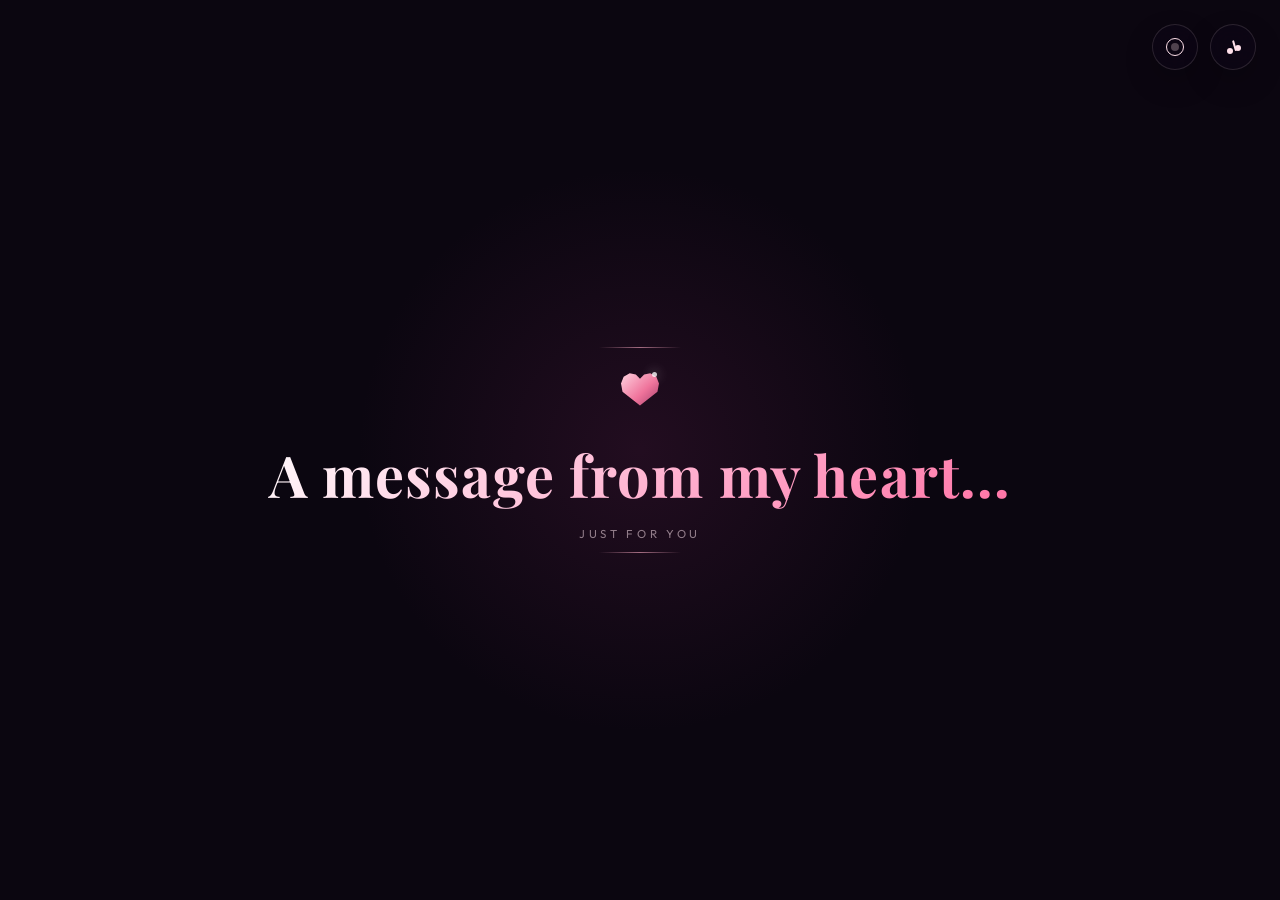
<file: index.html>
<!DOCTYPE html>
<html lang="en">
<head>
  <meta charset="UTF-8" />
  <meta name="viewport" content="width=device-width, initial-scale=1.0" />
  <meta name="description" content="A romantic love letter — will you be mine?" />
  <title>Will You Be Mine?</title>

  <!-- Google Fonts -->
  <link rel="preconnect" href="https://fonts.googleapis.com" />
  <link rel="preconnect" href="https://fonts.gstatic.com" crossorigin />
  <link
    href="https://fonts.googleapis.com/css2?family=Outfit:wght@300;400;600;700;800&family=Playfair+Display:ital,wght@0,400;0,700;1,400&display=swap"
    rel="stylesheet"
  />

  <link rel="stylesheet" href="style.css?v=9" />
</head>
<body>

  <!-- ============ Background Layers ============ -->
  <canvas id="stars-canvas" aria-hidden="true"></canvas>
  <canvas id="trail-canvas" aria-hidden="true"></canvas>
  <canvas id="fireworks-canvas" aria-hidden="true"></canvas>
  <div class="background-aurora" aria-hidden="true">
    <span></span>
    <span></span>
    <span></span>
  </div>
  <div id="shooting-stars" aria-hidden="true"></div>

  <!-- ============ Fixed UI Controls ============ -->

  <!-- Theme Toggle -->
  <button id="theme-toggle" class="theme-toggle" type="button" aria-label="Toggle theme">
    <span class="control-mark control-mark-theme" aria-hidden="true"></span>
  </button>

  <!-- Music Toggle -->
  <button id="music-toggle" class="music-toggle" type="button" aria-label="Toggle music">
    <span class="control-mark control-mark-music" aria-hidden="true"></span>
  </button>

  <!-- Scene Navigation Dots -->
  <nav id="scene-nav" class="scene-nav" aria-label="Scene navigation">
    <button class="scene-dot active" data-scene="question" aria-label="Question"></button>
    <button class="scene-dot" data-scene="success" aria-label="Celebration" style="display:none"></button>
    <button class="scene-dot" data-scene="love-letter" aria-label="Love letter" style="display:none"></button>
    <button class="scene-dot" data-scene="gallery" aria-label="Memories" style="display:none"></button>
    <button class="scene-dot" data-scene="countdown" aria-label="Countdown" style="display:none"></button>
    <button class="scene-dot" data-scene="response" aria-label="Reply" style="display:none"></button>
  </nav>

  <!-- ============ SCENE 1: Cinematic Intro ============ -->
  <section id="intro-scene" class="scene intro-scene">
    <div class="intro-content">
      <div class="intro-heart" aria-hidden="true"></div>
      <p class="intro-text">A message from my heart...</p>
      <p class="intro-sub">just for you</p>
    </div>
  </section>

  <!-- ============ SCENE 2: The Question ============ -->
  <section id="question-scene" class="scene question-scene" style="opacity:0; pointer-events:none;">
    <div class="card-wrapper">
      <main class="card">
        <div id="question-view">
          <p class="scene-kicker">A little question from the heart</p>
          <div class="heart-icon" aria-hidden="true"></div>
          <h1>Will you be mine?</h1>
          <p class="subtitle" id="subtitle"></p>

          <div class="buttons">
            <button id="btn-yes" class="btn btn-yes" type="button">Yes</button>
            <button id="btn-no" class="btn btn-no" type="button">No</button>
          </div>

          <div id="dodge-counter" class="dodge-counter">
            Dodged: <span id="dodge-count">0</span> times
          </div>
        </div>
      </main>
    </div>
  </section>

  <!-- ============ SCENE 3: Success Celebration ============ -->
  <section id="success-scene" class="scene success-scene" style="opacity:0; pointer-events:none;">
    <div class="success-fullpage" id="success-view">
      <div class="success-glass-card">
        <p class="scene-kicker">The beginning of something beautiful</p>
        <div class="success-top-heart" aria-hidden="true"></div>
        <h2 class="success-heading">You said yes...</h2>
        <div class="success-letter-body">
          <p>I don't know what the future holds, but I know this moment is one I'll never forget.</p>
          <p>Thank you for giving me a chance. From today, I promise to cherish every conversation, every laugh, every memory, and even the little silly moments that make life special.</p>
          <p>You make my world a little brighter, my days a little happier, and my heart a little fuller.</p>
          <p>So here's to new memories, endless smiles, and a beautiful journey together.</p>
        </div>
        <p class="success-closing">I'm really glad it's you.</p>
        <button class="btn letter-nav-btn" id="go-letter" type="button">Read my letter</button>
      </div>
    </div>
  </section>

  <!-- ============ SCENE 4: Love Letter ============ -->
  <section id="love-letter-scene" class="scene love-letter-scene" style="opacity:0; pointer-events:none;">
    <div class="letter-container">
      <div class="letter-card">
        <div class="letter-seal" aria-hidden="true">♥</div>
        <p class="scene-kicker">A letter for you</p>
        <h2 class="letter-header" id="typewriter-header"></h2>
        <div class="letter-body" id="letter-body">
          <p>From the moment you came into my life, everything changed. The stars seem brighter, the days feel warmer, and my heart beats a little faster every time I think of you.</p>
          <p>You are my favorite notification, my best conversation, and the reason I smile at my phone.</p>
          <p>I still laugh whenever I think about <strong>that time we stayed up way too late talking and completely forgot what time it was</strong>.</p>
          <p>Every moment with you — especially <strong>our long evening conversations</strong> — feels like a scene from my favorite movie.</p>
          <p>You're not just my love — you're my best friend, my safe place, and my greatest adventure.</p>
          <p>Thank you for being you. Thank you for being part of my life . Thank you for making every ordinary day feel extraordinary.</p>
        </div>
        <div class="constellation-note" id="constellation-note">
          <div class="constellation-copy">
            <span class="constellation-label">A small secret</span>
            <p id="constellation-prompt">Touch each point of light.</p>
          </div>
          <div class="constellation-sky" aria-describedby="constellation-prompt constellation-status">
            <svg class="constellation-lines" viewBox="0 0 320 140" preserveAspectRatio="none" aria-hidden="true">
              <path class="constellation-line constellation-line-1" pathLength="1" d="M42 98 L106 37" />
              <path class="constellation-line constellation-line-2" pathLength="1" d="M106 37 L210 56" />
              <path class="constellation-line constellation-line-3" pathLength="1" d="M210 56 L278 98" />
              <path class="constellation-line constellation-line-4" pathLength="1" d="M278 98 L42 98" />
            </svg>
            <button class="constellation-star constellation-star-1" type="button" data-star="1" aria-label="Reveal point one of four" aria-pressed="false"></button>
            <button class="constellation-star constellation-star-2" type="button" data-star="2" aria-label="Reveal point two of four" aria-pressed="false"></button>
            <button class="constellation-star constellation-star-3" type="button" data-star="3" aria-label="Reveal point three of four" aria-pressed="false"></button>
            <button class="constellation-star constellation-star-4" type="button" data-star="4" aria-label="Reveal point four of four" aria-pressed="false"></button>
          </div>
          <p class="constellation-status" id="constellation-status" role="status">0 of 4 points found</p>
          <p class="constellation-message" id="constellation-message" aria-hidden="true">The smallest moments with you are the ones I keep.</p>
        </div>
        <p class="letter-signature">Forever and always yours</p>
        <button class="btn letter-nav-btn" id="go-gallery" type="button">See our memories</button>
      </div>
    </div>
  </section>

  <!-- ============ SCENE 5: Photo Gallery ============ -->
  <section id="gallery-scene" class="scene gallery-scene" style="opacity:0; pointer-events:none;">
    <div class="gallery-container">
      <p class="scene-kicker">Little moments, forever kept</p>
      <h2 class="gallery-header">Our memories</h2>
      <p class="gallery-sub">Every moment with you is a treasure</p>
      <div class="carousel-wrapper">
        <button class="carousel-btn prev-btn" id="carousel-prev" aria-label="Previous image">❮</button>
        <div class="carousel-container" id="carousel-container">
          <!-- Filled by JS with favorite photos -->
        </div>
        <button class="carousel-btn next-btn" id="carousel-next" aria-label="Next image">❯</button>
      </div>
      <div class="carousel-dots" id="carousel-dots" aria-label="Choose a memory"></div>
      <button class="btn gallery-nav-btn" id="go-countdown" type="button">Our countdown</button>
    </div>
  </section>

  <!-- ============ SCENE 6: Countdown Timer ============ -->
  <section id="countdown-scene" class="scene countdown-scene" style="opacity:0; pointer-events:none;">
    <div class="countdown-card">
      <p class="scene-kicker">Since our favorite yes</p>
      <h2 class="countdown-title">Counting Every Second</h2>
      <p class="countdown-sub" id="countdown-label">Until our next special moment...</p>

      <div class="countdown-display" id="countdown-display">
        <div class="countdown-unit">
          <span class="number" id="cd-days">00</span>
          <span class="label">Days</span>
        </div>
        <div class="countdown-unit">
          <span class="number" id="cd-hours">00</span>
          <span class="label">Hours</span>
        </div>
        <div class="countdown-unit">
          <span class="number" id="cd-mins">00</span>
          <span class="label">Minutes</span>
        </div>
        <div class="countdown-unit">
          <span class="number" id="cd-secs">00</span>
          <span class="label">Seconds</span>
        </div>
      </div>

      <p class="countdown-note">Since you said yes</p>
      <button class="btn countdown-nav-btn" id="go-response" type="button">Write me back</button>
    </div>
  </section>

  <!-- ============ SCENE 7: Response Input ============ -->
  <section id="response-scene" class="scene response-scene" style="opacity:0; pointer-events:none;">
    <div class="response-card">
      <div id="response-form-view">
        <p class="scene-kicker">Now it is your turn</p>
        <h2 class="response-title">Say Something Back...</h2>
        <p class="response-sub">I'd love to hear from you.</p>
        <textarea id="response-input" class="response-input" placeholder="Type your heart out..." rows="4"></textarea>
        <button class="btn response-submit" id="response-submit" type="button">Send with love</button>
      </div>
      <div id="response-thanks" class="response-thanks">
        <h2 class="response-title">Thank you, my love!</h2>
        <p class="response-sub">Your words mean the world to me.</p>
        <div class="response-message-display" id="response-message-display"></div>
      </div>
      
      <!-- Final Surprise -->
      <button class="btn-tiny-surprise" id="btn-surprise">One last thing...</button>
      <div class="hidden-surprise" id="hidden-surprise">
        <a class="proposal-link" href="marry-me.html">One more question</a>
        <p>I just wanted to say: no matter what happens, meeting you was one of the best things that ever happened to me. Here's to everything ahead.</p>
      </div>
    </div>
  </section>

  <script src="form-config.js?v=1"></script>
  <script src="script.js?v=10"></script>
</body>
</html>
</file>
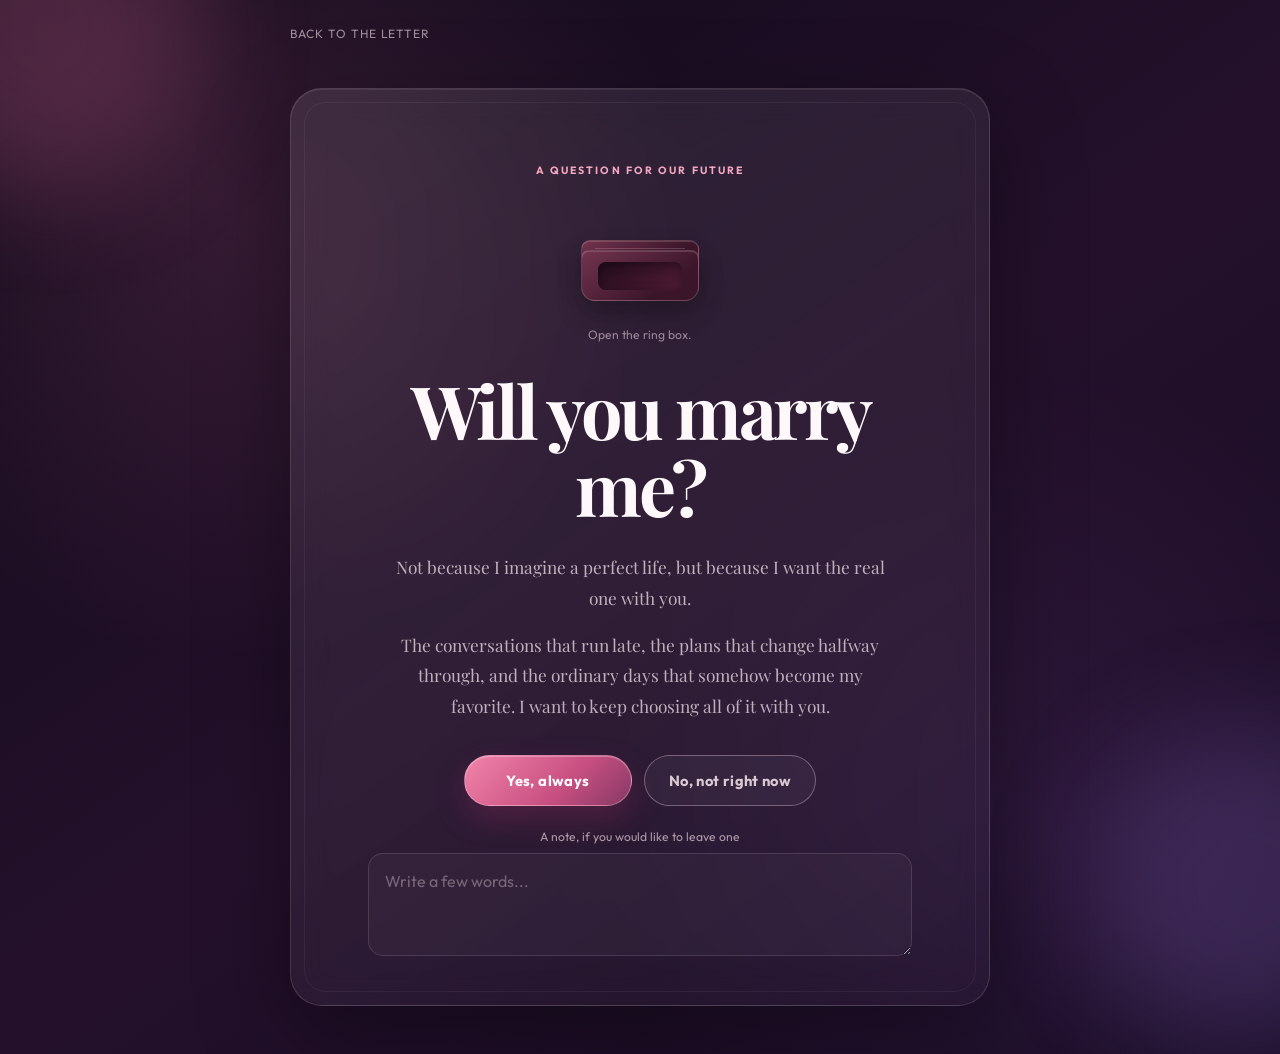
<file: marry-me.html>
<!DOCTYPE html>
<html lang="en">
<head>
  <meta charset="UTF-8" />
  <meta name="viewport" content="width=device-width, initial-scale=1.0" />
  <meta name="description" content="A question for our future." />
  <title>Will You Marry Me?</title>

  <link rel="preconnect" href="https://fonts.googleapis.com" />
  <link rel="preconnect" href="https://fonts.gstatic.com" crossorigin />
  <link
    href="https://fonts.googleapis.com/css2?family=Outfit:wght@300;400;600;700&family=Playfair+Display:ital,wght@0,400;0,700;1,400&display=swap"
    rel="stylesheet"
  />
  <link rel="stylesheet" href="marry-me.css?v=2" />
</head>
<body>
  <div class="proposal-glow proposal-glow-one" aria-hidden="true"></div>
  <div class="proposal-glow proposal-glow-two" aria-hidden="true"></div>

  <main class="proposal-shell">
    <a class="back-link" href="index.html">Back to the letter</a>

    <section class="proposal-card" id="proposal-card" aria-labelledby="proposal-title">
      <p class="proposal-kicker">A question for our future</p>

      <button class="ring-button" id="ring-button" type="button" aria-label="Open the ring box" aria-describedby="ring-prompt" aria-pressed="false">
        <span class="ring-box" aria-hidden="true">
          <span class="ring-lid"></span>
          <span class="ring-base"></span>
          <span class="ring-band"></span>
          <span class="ring-stone"></span>
        </span>
      </button>
      <p class="ring-prompt" id="ring-prompt">Open the ring box.</p>

      <h1 id="proposal-title">Will you marry me?</h1>
      <div class="proposal-copy">
        <p>Not because I imagine a perfect life, but because I want the real one with you.</p>
        <p>The conversations that run late, the plans that change halfway through, and the ordinary days that somehow become my favorite. I want to keep choosing all of it with you.</p>
      </div>

      <div class="answer-actions" id="answer-actions">
        <button class="answer-button" id="answer-button" type="button">Yes, always</button>
        <button class="answer-button answer-button-secondary" id="not-now-button" type="button">No, not right now</button>
      </div>
      <label class="proposal-note-label" for="proposal-note">A note, if you would like to leave one</label>
      <textarea class="proposal-note" id="proposal-note" rows="3" placeholder="Write a few words..."></textarea>
      <p class="answer-note" id="answer-note" aria-hidden="true"></p>
      <p class="answer-status" id="answer-status" role="status" aria-live="polite"></p>
    </section>
  </main>

  <script src="form-config.js?v=1"></script>
  <script src="marry-me.js?v=2"></script>
</body>
</html>
</file>
<file: style.css>
/* ═══════════════════════════════════════════════════════════════
   ♥  LOVE LETTER — Cinematic Romance UI
   ═══════════════════════════════════════════════════════════════ */

/* ── Reset & Foundation ─────────────────────────────────────── */
*,
*::before,
*::after {
  margin: 0;
  padding: 0;
  box-sizing: border-box;
}

html {
  overflow: hidden;
  scroll-behavior: smooth;
}

body {
  font-family: 'Outfit', sans-serif;
  background: #0a0612;
  color: #fff;
  min-height: 100vh;
  min-height: 100dvh;
  overflow: hidden;
  position: relative;
  -webkit-font-smoothing: antialiased;
  -moz-osx-font-smoothing: grayscale;
}

/* ── Ambient Background Blobs ───────────────────────────────── */
body::before,
body::after {
  content: '';
  position: fixed;
  border-radius: 50%;
  filter: blur(120px);
  z-index: 0;
  pointer-events: none;
  animation: orbFloat 18s ease-in-out infinite;
}

body::before {
  width: 480px;
  height: 480px;
  background: radial-gradient(circle, rgba(255, 75, 122, 0.18), transparent 70%);
  top: -120px;
  left: -100px;
}

body::after {
  width: 400px;
  height: 400px;
  background: radial-gradient(circle, rgba(168, 85, 247, 0.14), transparent 70%);
  bottom: -80px;
  right: -60px;
  animation-delay: -9s;
}

/* ── Canvas Layers ──────────────────────────────────────────── */
#stars-canvas,
#trail-canvas {
  position: fixed;
  top: 0;
  left: 0;
  width: 100%;
  height: 100%;
  pointer-events: none;
  z-index: 1;
}

#trail-canvas {
  z-index: 2;
}

#fireworks-canvas {
  position: fixed;
  top: 0;
  left: 0;
  width: 100%;
  height: 100%;
  z-index: 60;
  pointer-events: none;
}

/* ── Shared Scene Base ──────────────────────────────────────── */
.intro-scene,
.question-scene,
.success-scene,
.love-letter-scene,
.gallery-scene,
.countdown-scene,
.response-scene {
  position: fixed;
  inset: 0;
  display: flex;
  align-items: center;
  justify-content: center;
  opacity: 0;
  pointer-events: none;
  transition: opacity 0.9s cubic-bezier(0.4, 0, 0.2, 1),
              transform 0.9s cubic-bezier(0.4, 0, 0.2, 1);
  will-change: opacity, transform;
}

.intro-scene.active,
.question-scene.active,
.success-scene.active,
.love-letter-scene.active,
.gallery-scene.active,
.countdown-scene.active,
.response-scene.active {
  opacity: 1;
  pointer-events: auto;
  transform: none;
}

/* ═══════════════════════════════════════════════════════════════
   1. INTRO SCENE
   ═══════════════════════════════════════════════════════════════ */
.intro-scene {
  z-index: 20;
  background: #0a0612;
  flex-direction: column;
  animation: introFadeIn 2s ease forwards;
}

@keyframes introFadeIn {
  0% {
    opacity: 0;
    filter: brightness(0);
  }
  100% {
    opacity: 1;
    filter: brightness(1);
  }
}

.intro-scene.fade-out {
  opacity: 0;
  transform: scale(1.05);
  transition: all 1.2s ease;
  pointer-events: none;
}

.intro-text {
  font-family: 'Playfair Display', serif;
  font-size: clamp(1.8rem, 5vw, 3.6rem);
  font-weight: 700;
  text-align: center;
  background: linear-gradient(135deg, #ffffff 0%, #ffb6d3 50%, #ff6fa3 100%);
  -webkit-background-clip: text;
  -webkit-text-fill-color: transparent;
  background-clip: text;
  opacity: 0;
  animation: introTextReveal 2.4s 0.6s cubic-bezier(0.22, 1, 0.36, 1) forwards;
  letter-spacing: 0.02em;
  line-height: 1.4;
  padding: 0 1.5rem;
}

@keyframes introTextReveal {
  0% {
    opacity: 0;
    transform: translateY(30px) scale(0.95);
    filter: blur(8px);
  }
  100% {
    opacity: 1;
    transform: translateY(0) scale(1);
    filter: blur(0);
  }
}

/* ═══════════════════════════════════════════════════════════════
   2. QUESTION SCENE
   ═══════════════════════════════════════════════════════════════ */
.question-scene {
  z-index: 15;
}

/* Animated Gradient Border Wrapper */
.card-wrapper {
  position: relative;
  max-width: 560px;
  width: 92%;
  border-radius: 30px;
  padding: 3px;
  background: linear-gradient(135deg, #ff4b7a, #a855f7, #ff4b7a, #ec4899);
  background-size: 300% 300%;
  animation: borderGlow 4s ease-in-out infinite;
}

@keyframes borderGlow {
  0%, 100% { background-position: 0% 50%; }
  50%      { background-position: 100% 50%; }
}

/* Glassmorphism Card */
.card {
  background: rgba(14, 8, 28, 0.88);
  backdrop-filter: blur(24px);
  -webkit-backdrop-filter: blur(24px);
  border-radius: 28px;
  padding: 3.2rem 2.6rem;
  text-align: center;
  position: relative;
  overflow: hidden;
  border: 1px solid rgba(255, 255, 255, 0.06);
}

.card::before {
  content: '';
  position: absolute;
  top: 0;
  left: -50%;
  width: 200%;
  height: 1px;
  background: linear-gradient(90deg, transparent, rgba(255, 75, 122, 0.5), transparent);
}

/* Heart Icon */
.heart-icon {
  font-size: 4.5rem;
  display: inline-block;
  animation: heartbeat 1.2s ease-in-out infinite;
  filter: drop-shadow(0 0 20px rgba(255, 75, 122, 0.5));
  margin-bottom: 0.5rem;
}

@keyframes heartbeat {
  0%, 100% { transform: scale(1); }
  15%      { transform: scale(1.18); }
  30%      { transform: scale(1); }
  45%      { transform: scale(1.12); }
  60%      { transform: scale(1); }
}

/* Title */
.card h1,
h1 {
  font-family: 'Playfair Display', serif;
  font-size: 2.5rem;
  font-weight: 700;
  background: linear-gradient(135deg, #ffffff 20%, #ffb6d3 60%, #ff6fa3 100%);
  -webkit-background-clip: text;
  -webkit-text-fill-color: transparent;
  background-clip: text;
  margin-bottom: 0.5rem;
  line-height: 1.3;
}

/* Subtitle with Typewriter Cursor */
.subtitle {
  color: rgba(255, 255, 255, 0.55);
  font-size: 1.05rem;
  margin-bottom: 2.2rem;
  font-weight: 300;
  letter-spacing: 0.01em;
}

.subtitle::after {
  content: '|';
  display: inline-block;
  animation: cursorBlink 1s steps(1) infinite;
  color: #ff4b7a;
  margin-left: 2px;
  font-weight: 300;
}

@keyframes cursorBlink {
  0%, 50% { opacity: 1; }
  51%, 100% { opacity: 0; }
}

/* ── Buttons ─────────────────────────────────────────────────── */
.buttons {
  display: flex;
  gap: 1rem;
  justify-content: center;
  align-items: center;
  flex-wrap: wrap;
  margin-top: 0.5rem;
}

.btn {
  border: none;
  cursor: pointer;
  border-radius: 60px;
  padding: 0.9rem 2.4rem;
  font-size: 0.9rem;
  font-family: 'Outfit', sans-serif;
  font-weight: 600;
  letter-spacing: 0.04em;
  text-transform: uppercase;
  transition: all 0.35s cubic-bezier(0.34, 1.56, 0.64, 1);
  position: relative;
  overflow: hidden;
  white-space: nowrap;
}

/* YES Button */
.btn-yes {
  background: linear-gradient(135deg, #ff4b7a, #ec4899, #d946ef);
  color: #fff;
  box-shadow:
    0 4px 20px rgba(255, 75, 122, 0.35),
    0 0 40px rgba(236, 72, 153, 0.15);
  animation: yesGlow 2.5s ease-in-out infinite;
}

.btn-yes::before {
  content: '';
  position: absolute;
  top: 0;
  left: -100%;
  width: 100%;
  height: 100%;
  background: linear-gradient(
    90deg,
    transparent,
    rgba(255, 255, 255, 0.25),
    transparent
  );
  transition: none;
  animation: shimmerSweep 2.8s ease-in-out infinite;
}

@keyframes shimmerSweep {
  0%   { left: -100%; }
  50%  { left: 100%; }
  100% { left: 100%; }
}

@keyframes yesGlow {
  0%, 100% {
    box-shadow:
      0 4px 20px rgba(255, 75, 122, 0.35),
      0 0 40px rgba(236, 72, 153, 0.15);
  }
  50% {
    box-shadow:
      0 6px 30px rgba(255, 75, 122, 0.55),
      0 0 60px rgba(236, 72, 153, 0.3);
  }
}

.btn-yes:hover {
  transform: scale(1.08) translateY(-2px);
  box-shadow:
    0 8px 35px rgba(255, 75, 122, 0.5),
    0 0 60px rgba(236, 72, 153, 0.3);
}

.btn-yes:active {
  transform: scale(0.97);
}

/* NO Button */
.btn-no {
  background: rgba(255, 255, 255, 0.06);
  color: rgba(255, 255, 255, 0.7);
  border: 1.5px solid rgba(255, 255, 255, 0.12);
  backdrop-filter: blur(8px);
  -webkit-backdrop-filter: blur(8px);
}

.btn-no:hover {
  background: rgba(255, 255, 255, 0.1);
  border-color: rgba(255, 255, 255, 0.25);
  color: #fff;
  transform: scale(1.05);
}

.btn-no:active {
  transform: scale(0.97);
}

/* Escaped (dodging) No Button */
.btn-no.escaped {
  position: fixed;
  z-index: 9999;
  transition: all 0.4s cubic-bezier(0.34, 1.56, 0.64, 1);
  animation: escapedShake 0.5s ease;
}

@keyframes escapedShake {
  0%, 100% { rotate: 0deg; }
  20%      { rotate: -8deg; }
  40%      { rotate: 6deg; }
  60%      { rotate: -4deg; }
  80%      { rotate: 3deg; }
}

/* Dodge Counter */
.dodge-counter {
  margin-top: 1.2rem;
  font-size: 0.78rem;
  color: rgba(255, 255, 255, 0.3);
  opacity: 0;
  transition: opacity 0.5s ease;
  font-weight: 300;
}

.dodge-counter.visible {
  opacity: 1;
}

/* ═══════════════════════════════════════════════════════════════
   3. SUCCESS SCENE — Full-Page Romantic Message
   ═══════════════════════════════════════════════════════════════ */
.success-scene {
  z-index: 15;
  flex-direction: column;
  overflow-y: auto;
  align-items: flex-start;
  padding: 3rem 1rem;
}

.success-scene::-webkit-scrollbar {
  width: 5px;
}

.success-scene::-webkit-scrollbar-track {
  background: transparent;
}

.success-scene::-webkit-scrollbar-thumb {
  background: linear-gradient(180deg, #ff4b7a, #d946ef);
  border-radius: 10px;
}

.success-fullpage {
  width: 100%;
  display: flex;
  justify-content: center;
  align-items: center;
  min-height: 100%;
  padding: 1rem 0;
}

.success-glass-card {
  max-width: 620px;
  width: 92%;
  background: rgba(14, 8, 28, 0.82);
  backdrop-filter: blur(28px);
  -webkit-backdrop-filter: blur(28px);
  border: 1px solid rgba(255, 255, 255, 0.08);
  border-radius: 28px;
  padding: 3rem 2.5rem;
  text-align: center;
  position: relative;
  overflow: hidden;
  opacity: 0;
  transform: translateY(30px) scale(0.96);
  animation: successCardReveal 1.2s 0.3s cubic-bezier(0.22, 1, 0.36, 1) forwards;
}

.success-glass-card::before {
  content: '';
  position: absolute;
  inset: -1px;
  border-radius: 29px;
  background: linear-gradient(135deg, rgba(255, 75, 122, 0.2), transparent 40%, rgba(168, 85, 247, 0.12), transparent 70%, rgba(255, 75, 122, 0.1));
  z-index: -1;
  pointer-events: none;
}

.success-glass-card::after {
  content: '';
  position: absolute;
  top: 0;
  left: -50%;
  width: 200%;
  height: 1px;
  background: linear-gradient(90deg, transparent, rgba(255, 75, 122, 0.5), transparent);
}

@keyframes successCardReveal {
  0% {
    opacity: 0;
    transform: translateY(30px) scale(0.96);
    filter: blur(6px);
  }
  100% {
    opacity: 1;
    transform: translateY(0) scale(1);
    filter: blur(0);
  }
}

.success-top-heart {
  font-size: 3.5rem;
  margin-bottom: 0.8rem;
  display: inline-block;
  animation: heartPulseGlow 2s ease-in-out infinite;
  filter: drop-shadow(0 0 20px rgba(255, 75, 122, 0.5));
}

@keyframes heartPulseGlow {
  0%, 100% {
    transform: scale(1);
    filter: drop-shadow(0 0 16px rgba(255, 75, 122, 0.4));
  }
  50% {
    transform: scale(1.15);
    filter: drop-shadow(0 0 30px rgba(255, 75, 122, 0.65));
  }
}

.success-heading {
  font-family: 'Playfair Display', serif;
  font-size: 2.4rem;
  font-weight: 700;
  font-style: italic;
  background: linear-gradient(135deg, #ffffff 10%, #ffb6d3 40%, #ff6fa3 70%, #ff4b7a 100%);
  background-size: 200% auto;
  -webkit-background-clip: text;
  -webkit-text-fill-color: transparent;
  background-clip: text;
  animation: gradientShine 4s linear infinite;
  margin-bottom: 2rem;
  line-height: 1.3;
  opacity: 0;
  animation: gradientShine 4s linear infinite, successTextFadeIn 1s 0.8s ease forwards;
}

@keyframes gradientShine {
  0%   { background-position: 0% center; }
  100% { background-position: 200% center; }
}

@keyframes successTextFadeIn {
  0% { opacity: 0; transform: translateY(12px); }
  100% { opacity: 1; transform: translateY(0); }
}

.success-letter-body {
  text-align: left;
  margin-bottom: 2rem;
}

.success-letter-body p {
  color: rgba(255, 255, 255, 0.72);
  font-size: 1.05rem;
  line-height: 1.9;
  font-weight: 300;
  margin-bottom: 1.1rem;
  opacity: 0;
  transform: translateY(16px);
  animation: fadeSlideUp 0.7s ease forwards;
}

.success-letter-body p:nth-child(1) { animation-delay: 1.2s; }
.success-letter-body p:nth-child(2) { animation-delay: 1.5s; }
.success-letter-body p:nth-child(3) { animation-delay: 1.8s; }
.success-letter-body p:nth-child(4) { animation-delay: 2.1s; }

.success-closing {
  font-family: 'Playfair Display', serif;
  font-size: 1.35rem;
  font-style: italic;
  font-weight: 700;
  text-align: center;
  margin-top: 1.5rem;
  margin-bottom: 0.5rem;
  background: linear-gradient(135deg, #ff6fa3, #ec4899, #ff4b7a);
  -webkit-background-clip: text;
  -webkit-text-fill-color: transparent;
  background-clip: text;
  opacity: 0;
  animation: fadeSlideUp 0.8s 2.5s ease forwards;
}

/* ═══════════════════════════════════════════════════════════════
   4. LOVE LETTER SCENE
   ═══════════════════════════════════════════════════════════════ */
.love-letter-scene {
  z-index: 15;
  overflow-y: auto;
  align-items: flex-start;
  padding: 3rem 1rem;
}

/* Custom Scrollbar — Pink */
.love-letter-scene::-webkit-scrollbar,
.gallery-scene::-webkit-scrollbar {
  width: 5px;
}

.love-letter-scene::-webkit-scrollbar-track,
.gallery-scene::-webkit-scrollbar-track {
  background: transparent;
}

.love-letter-scene::-webkit-scrollbar-thumb,
.gallery-scene::-webkit-scrollbar-thumb {
  background: linear-gradient(180deg, #ff4b7a, #d946ef);
  border-radius: 10px;
}

.letter-container {
  max-width: 640px;
  width: 92%;
  margin: 0 auto;
  background: rgba(14, 8, 28, 0.82);
  backdrop-filter: blur(24px);
  -webkit-backdrop-filter: blur(24px);
  border: 1px solid rgba(255, 255, 255, 0.07);
  border-radius: 28px;
  padding: 3rem 2.5rem;
  position: relative;
}

.letter-container::before {
  content: '';
  position: absolute;
  inset: -1px;
  border-radius: 29px;
  background: linear-gradient(135deg, rgba(255, 75, 122, 0.15), transparent 50%, rgba(168, 85, 247, 0.1));
  z-index: -1;
  pointer-events: none;
}

.letter-header {
  font-family: 'Playfair Display', serif;
  font-size: 2rem;
  font-style: italic;
  font-weight: 700;
  background: linear-gradient(135deg, #ffffff, #ffb6d3, #ff6fa3);
  -webkit-background-clip: text;
  -webkit-text-fill-color: transparent;
  background-clip: text;
  margin-bottom: 1.8rem;
  text-align: center;
}

.letter-body {
  color: rgba(255, 255, 255, 0.75);
  font-size: 1.1rem;
  line-height: 1.9;
  font-weight: 300;
}

.letter-body p {
  margin-bottom: 1rem;
  opacity: 0;
  transform: translateY(18px);
  animation: fadeSlideUp 0.7s ease forwards;
}

.letter-body p:nth-child(1) { animation-delay: 0.1s; }
.letter-body p:nth-child(2) { animation-delay: 0.25s; }
.letter-body p:nth-child(3) { animation-delay: 0.4s; }
.letter-body p:nth-child(4) { animation-delay: 0.55s; }
.letter-body p:nth-child(5) { animation-delay: 0.7s; }
.letter-body p:nth-child(6) { animation-delay: 0.85s; }
.letter-body p:nth-child(7) { animation-delay: 1.0s; }
.letter-body p:nth-child(8) { animation-delay: 1.15s; }

@keyframes fadeSlideUp {
  0%   { opacity: 0; transform: translateY(18px); }
  100% { opacity: 1; transform: translateY(0); }
}

.letter-signature {
  font-family: 'Playfair Display', serif;
  font-style: italic;
  font-size: 1.3rem;
  margin-top: 2rem;
  text-align: right;
  background: linear-gradient(135deg, #ff6fa3, #ec4899);
  -webkit-background-clip: text;
  -webkit-text-fill-color: transparent;
  background-clip: text;
}

/* Shared Nav Button */
.letter-nav-btn,
.gallery-nav-btn,
.countdown-nav-btn,
.response-submit {
  display: inline-flex;
  align-items: center;
  justify-content: center;
  gap: 0.5rem;
  margin-top: 2rem;
  border: none;
  cursor: pointer;
  border-radius: 60px;
  padding: 0.85rem 2.2rem;
  font-size: 0.88rem;
  font-family: 'Outfit', sans-serif;
  font-weight: 600;
  letter-spacing: 0.04em;
  text-transform: uppercase;
  color: #fff;
  background: linear-gradient(135deg, #ff4b7a, #ec4899, #d946ef);
  box-shadow: 0 4px 20px rgba(255, 75, 122, 0.3);
  transition: all 0.35s cubic-bezier(0.34, 1.56, 0.64, 1);
  position: relative;
  overflow: hidden;
}

.letter-nav-btn::before,
.gallery-nav-btn::before,
.countdown-nav-btn::before,
.response-submit::before {
  content: '';
  position: absolute;
  top: 0;
  left: -100%;
  width: 100%;
  height: 100%;
  background: linear-gradient(90deg, transparent, rgba(255,255,255,0.2), transparent);
  animation: shimmerSweep 3s ease-in-out infinite;
}

.letter-nav-btn:hover,
.gallery-nav-btn:hover,
.countdown-nav-btn:hover,
.response-submit:hover {
  transform: scale(1.06) translateY(-2px);
  box-shadow: 0 8px 30px rgba(255, 75, 122, 0.45);
}

.letter-nav-btn:active,
.gallery-nav-btn:active,
.countdown-nav-btn:active,
.response-submit:active {
  transform: scale(0.97);
}

.carousel-wrapper {
  max-width: 600px;
  width: 94%;
  margin: 0 auto;
  position: relative;
  border-radius: 16px;
  overflow: hidden;
  box-shadow: 0 10px 40px rgba(0,0,0,0.4);
  border: 1px solid rgba(255, 255, 255, 0.08);
}

.carousel-container {
  display: flex;
  width: 100%;
  height: 400px;
  transition: transform 0.6s cubic-bezier(0.34, 1.56, 0.64, 1);
}

.carousel-slide {
  min-width: 100%;
  height: 100%;
  position: relative;
}

.carousel-slide img {
  width: 100%;
  height: 100%;
  object-fit: cover;
}

.carousel-slide .caption {
  position: absolute;
  bottom: 0;
  left: 0;
  width: 100%;
  padding: 1.5rem 1rem 1rem;
  background: linear-gradient(0deg, rgba(0,0,0,0.8), transparent);
  color: #fff;
  font-size: 0.95rem;
  text-align: center;
  font-weight: 300;
  backdrop-filter: blur(4px);
}

.carousel-btn {
  position: absolute;
  top: 50%;
  transform: translateY(-50%);
  background: rgba(14, 8, 28, 0.6);
  border: 1px solid rgba(255, 255, 255, 0.2);
  color: #fff;
  width: 44px;
  height: 44px;
  border-radius: 50%;
  cursor: pointer;
  z-index: 2;
  font-size: 1.2rem;
  backdrop-filter: blur(8px);
  transition: all 0.3s ease;
  display: flex;
  align-items: center;
  justify-content: center;
}

.carousel-btn:hover {
  background: rgba(255, 75, 122, 0.8);
  transform: translateY(-50%) scale(1.1);
}

.prev-btn { left: 10px; }
.next-btn { right: 10px; }

/* ═══════════════════════════════════════════════════════════════
   5. GALLERY SCENE
   ═══════════════════════════════════════════════════════════════ */
.gallery-scene {
  z-index: 15;
  overflow-y: auto;
  align-items: flex-start;
  padding: 3rem 1rem;
}

.gallery-header {
  text-align: center;
  width: 100%;
  max-width: 900px;
  margin: 0 auto 1.5rem;
}

.gallery-header h2 {
  font-family: 'Playfair Display', serif;
  font-size: 2rem;
  font-weight: 700;
  background: linear-gradient(135deg, #ffffff, #ffb6d3, #ff6fa3);
  -webkit-background-clip: text;
  -webkit-text-fill-color: transparent;
  background-clip: text;
  margin-bottom: 0.4rem;
}

.gallery-header p {
  color: rgba(255, 255, 255, 0.45);
  font-size: 0.95rem;
  font-weight: 300;
}



/* ═══════════════════════════════════════════════════════════════
   6. COUNTDOWN SCENE
   ═══════════════════════════════════════════════════════════════ */
.countdown-scene {
  z-index: 15;
  flex-direction: column;
}

.countdown-title {
  font-family: 'Playfair Display', serif;
  font-size: 1.8rem;
  font-weight: 700;
  background: linear-gradient(135deg, #ffffff, #ffb6d3, #ff6fa3);
  -webkit-background-clip: text;
  -webkit-text-fill-color: transparent;
  background-clip: text;
  margin-bottom: 2rem;
  text-align: center;
}

.countdown-display {
  display: flex;
  gap: 1.5rem;
  justify-content: center;
  flex-wrap: wrap;
}

.countdown-unit {
  background: rgba(14, 8, 28, 0.75);
  backdrop-filter: blur(20px);
  -webkit-backdrop-filter: blur(20px);
  border: 1px solid rgba(255, 255, 255, 0.08);
  border-radius: 20px;
  min-width: 90px;
  padding: 1.2rem 1rem;
  text-align: center;
  transition: transform 0.3s cubic-bezier(0.4, 0, 0.2, 1),
              box-shadow 0.3s ease;
}

.countdown-unit:hover {
  transform: translateY(-4px);
  box-shadow: 0 8px 30px rgba(255, 75, 122, 0.15);
}

.countdown-unit .number {
  font-size: 3rem;
  font-weight: 800;
  line-height: 1.1;
  background: linear-gradient(180deg, #ffffff 30%, #ffb6d3 100%);
  -webkit-background-clip: text;
  -webkit-text-fill-color: transparent;
  background-clip: text;
}

.countdown-unit .label {
  font-size: 0.75rem;
  color: rgba(255, 255, 255, 0.4);
  text-transform: uppercase;
  letter-spacing: 2px;
  margin-top: 0.4rem;
  font-weight: 400;
}

/* ═══════════════════════════════════════════════════════════════
   7. RESPONSE SCENE
   ═══════════════════════════════════════════════════════════════ */
.response-scene {
  z-index: 15;
  flex-direction: column;
}

.response-card {
  max-width: 500px;
  width: 90%;
  background: rgba(14, 8, 28, 0.82);
  backdrop-filter: blur(24px);
  -webkit-backdrop-filter: blur(24px);
  border: 1px solid rgba(255, 255, 255, 0.07);
  border-radius: 28px;
  padding: 2.8rem 2.2rem;
  text-align: center;
}

.response-title {
  font-family: 'Playfair Display', serif;
  font-size: 1.8rem;
  font-weight: 700;
  background: linear-gradient(135deg, #ffffff, #ffb6d3, #ff6fa3);
  -webkit-background-clip: text;
  -webkit-text-fill-color: transparent;
  background-clip: text;
  margin-bottom: 1.5rem;
}

textarea.response-input {
  width: 100%;
  min-height: 120px;
  background: transparent;
  border: none;
  border-bottom: 2px solid rgba(255, 75, 122, 0.3);
  color: #fff;
  font-family: 'Outfit', sans-serif;
  font-size: 1rem;
  line-height: 1.7;
  padding: 0.8rem 0.2rem;
  resize: none;
  outline: none;
  transition: border-color 0.3s ease, box-shadow 0.3s ease;
}

textarea.response-input::placeholder {
  color: rgba(255, 255, 255, 0.25);
}

textarea.response-input:focus {
  border-color: #ff4b7a;
  box-shadow: 0 4px 20px rgba(255, 75, 122, 0.1);
}

.response-thanks {
  opacity: 0;
  transform: translateY(15px);
  transition: all 0.6s cubic-bezier(0.4, 0, 0.2, 1);
  color: rgba(255, 255, 255, 0.6);
  font-size: 1rem;
  margin-top: 1rem;
}

.response-thanks.show {
  opacity: 1;
  transform: translateY(0);
}

/* ═══════════════════════════════════════════════════════════════
   SHARED UI — Music Toggle
   ═══════════════════════════════════════════════════════════════ */
.music-toggle {
  position: fixed;
  top: 20px;
  right: 20px;
  z-index: 1000;
  width: 44px;
  height: 44px;
  border-radius: 50%;
  border: 1px solid rgba(255, 255, 255, 0.1);
  background: rgba(14, 8, 28, 0.6);
  backdrop-filter: blur(12px);
  -webkit-backdrop-filter: blur(12px);
  color: rgba(255, 255, 255, 0.7);
  display: flex;
  align-items: center;
  justify-content: center;
  cursor: pointer;
  transition: all 0.3s cubic-bezier(0.4, 0, 0.2, 1);
  font-size: 1.1rem;
}

.music-toggle:hover {
  transform: scale(1.1);
  background: rgba(14, 8, 28, 0.8);
  border-color: rgba(255, 255, 255, 0.2);
  color: #fff;
}

.music-toggle.playing {
  border-color: rgba(255, 75, 122, 0.5);
  box-shadow: 0 0 16px rgba(255, 75, 122, 0.25);
  animation: musicBorderPulse 2s ease-in-out infinite;
}

.music-toggle.playing .music-icon {
  animation: musicPulse 1s ease-in-out infinite;
}

@keyframes musicBorderPulse {
  0%, 100% { box-shadow: 0 0 12px rgba(255, 75, 122, 0.2); }
  50%      { box-shadow: 0 0 24px rgba(255, 75, 122, 0.4); }
}

@keyframes musicPulse {
  0%, 100% { transform: scale(1); }
  50%      { transform: scale(1.15); }
}

/* ═══════════════════════════════════════════════════════════════
   SHARED UI — Theme Toggle
   ═══════════════════════════════════════════════════════════════ */
.theme-toggle {
  position: fixed;
  top: 20px;
  right: 76px;
  z-index: 1000;
  width: 44px;
  height: 44px;
  border-radius: 50%;
  border: 1px solid rgba(255, 255, 255, 0.1);
  background: rgba(14, 8, 28, 0.6);
  backdrop-filter: blur(12px);
  -webkit-backdrop-filter: blur(12px);
  color: rgba(255, 255, 255, 0.7);
  display: flex;
  align-items: center;
  justify-content: center;
  cursor: pointer;
  transition: all 0.3s cubic-bezier(0.4, 0, 0.2, 1);
  font-size: 1.1rem;
}

.theme-toggle:hover {
  transform: scale(1.1);
  background: rgba(14, 8, 28, 0.8);
  border-color: rgba(255, 255, 255, 0.2);
  color: #fff;
}

.theme-toggle .theme-icon {
  transition: transform 0.5s cubic-bezier(0.34, 1.56, 0.64, 1);
  display: inline-block;
}

.theme-toggle.toggled .theme-icon {
  transform: rotate(360deg);
}

/* ═══════════════════════════════════════════════════════════════
   SHARED UI — Scene Navigation Dots
   ═══════════════════════════════════════════════════════════════ */
.scene-nav {
  position: fixed;
  right: 20px;
  top: 50%;
  transform: translateY(-50%);
  z-index: 1000;
  display: flex;
  flex-direction: column;
  gap: 12px;
  opacity: 0;
  pointer-events: none;
  transition: opacity 0.5s ease;
}

.scene-nav.visible {
  opacity: 1;
  pointer-events: auto;
}

.scene-dot {
  width: 10px;
  height: 10px;
  border-radius: 50%;
  border: 2px solid rgba(255, 255, 255, 0.3);
  background: transparent;
  cursor: pointer;
  transition: all 0.3s cubic-bezier(0.4, 0, 0.2, 1);
  padding: 0;
}

.scene-dot:hover {
  border-color: #fff;
  transform: scale(1.2);
}

.scene-dot.active {
  background: #ff4b7a;
  border-color: #ff4b7a;
  box-shadow: 0 0 10px rgba(255, 75, 122, 0.5),
              0 0 20px rgba(255, 75, 122, 0.2);
}

/* Final Surprise */
.btn-tiny-surprise {
  margin-top: 3rem;
  background: transparent;
  border: 1px solid rgba(255, 255, 255, 0.2);
  color: rgba(255, 255, 255, 0.5);
  padding: 0.4rem 1rem;
  border-radius: 20px;
  font-size: 0.8rem;
  cursor: pointer;
  transition: all 0.3s ease;
  opacity: 0.7;
}

.btn-tiny-surprise:hover {
  opacity: 1;
  color: #fff;
  border-color: #ff4b7a;
  background: rgba(255, 75, 122, 0.1);
}

.hidden-surprise {
  margin-top: 1.5rem;
  max-width: 400px;
  text-align: center;
  font-size: 1.05rem;
  color: #ffb6d3;
  font-style: italic;
  opacity: 0;
  max-height: 0;
  overflow: hidden;
  transition: all 0.8s ease;
}

.hidden-surprise.show {
  opacity: 1;
  max-height: 180px;
}

.proposal-link {
  display: inline-flex;
  margin-bottom: 0.7rem;
  padding: 0.45rem 0.8rem;
  border: 1px solid rgba(255, 182, 211, 0.32);
  border-radius: 999px;
  color: #ffd9e7;
  font-family: 'Outfit', sans-serif;
  font-size: 0.74rem;
  font-style: normal;
  font-weight: 600;
  letter-spacing: 0.08em;
  text-decoration: none;
  text-transform: uppercase;
  transition: border-color 0.25s ease, background 0.25s ease, transform 0.25s ease;
}

.proposal-link:hover,
.proposal-link:focus-visible {
  border-color: rgba(255, 222, 235, 0.7);
  background: rgba(255, 255, 255, 0.08);
  transform: translateY(-1px);
}

.proposal-link:focus-visible {
  outline: 1px solid rgba(255, 226, 237, 0.9);
  outline-offset: 3px;
}

/* ═══════════════════════════════════════════════════════════════
   EFFECTS — Ambient Hearts
   ═══════════════════════════════════════════════════════════════ */
/* ═══════════════════════════════════════════════════════════════
   EFFECTS — Orbs
   ═══════════════════════════════════════════════════════════════ */
.orb {
  position: fixed;
  border-radius: 50%;
  filter: blur(80px);
  pointer-events: none;
  z-index: 0;
  animation: orbFloat 20s ease-in-out infinite;
}

@keyframes orbFloat {
  0%, 100% { transform: translate(0, 0) scale(1); }
  25%      { transform: translate(30px, -40px) scale(1.1); }
  50%      { transform: translate(-20px, 20px) scale(0.95); }
  75%      { transform: translate(40px, 10px) scale(1.05); }
}

/* ═══════════════════════════════════════════════════════════════
   EFFECTS — Heart Rain
   ═══════════════════════════════════════════════════════════════ */
/* ═══════════════════════════════════════════════════════════════
   EFFECTS — Sparkles
   ═══════════════════════════════════════════════════════════════ */
.sparkle {
  position: fixed;
  width: 6px;
  height: 6px;
  border-radius: 50%;
  background: #fff;
  pointer-events: none;
  z-index: 50;
  left: var(--sx, 50%);
  top: var(--sy, 50%);
  animation: sparkleFade 0.8s ease-out forwards;
}

@keyframes sparkleFade {
  0% {
    opacity: 1;
    transform: scale(1) translate(0, 0);
    box-shadow: 0 0 6px #fff, 0 0 12px rgba(255, 75, 122, 0.6);
  }
  100% {
    opacity: 0;
    transform: scale(0) translate(var(--dx, 20px), var(--dy, -20px));
    box-shadow: 0 0 0 transparent;
  }
}

/* ═══════════════════════════════════════════════════════════════
   EFFECTS — Ripple
   ═══════════════════════════════════════════════════════════════ */
.ripple {
  position: fixed;
  border-radius: 50%;
  border: 2px solid rgba(255, 75, 122, 0.4);
  pointer-events: none;
  z-index: 50;
  animation: rippleExpand 0.8s ease-out forwards;
}

@keyframes rippleExpand {
  0% {
    width: 0;
    height: 0;
    opacity: 1;
  }
  100% {
    width: 150px;
    height: 150px;
    opacity: 0;
    margin-top: -75px;
    margin-left: -75px;
  }
}

/* ═══════════════════════════════════════════════════════════════
   EFFECTS — Confetti
   ═══════════════════════════════════════════════════════════════ */
.confetti {
  position: fixed;
  width: 8px;
  height: 8px;
  pointer-events: none;
  z-index: 55;
  top: -10px;
  animation: confettiFall linear forwards;
}

@keyframes confettiFall {
  0% {
    opacity: 1;
    transform: translateY(0) rotateZ(0deg) rotateX(0deg);
  }
  75% {
    opacity: 1;
  }
  100% {
    opacity: 0;
    transform: translateY(100vh) rotateZ(720deg) rotateX(360deg);
  }
}

/* ═══════════════════════════════════════════════════════════════
   EFFECTS — Shooting Stars
   ═══════════════════════════════════════════════════════════════ */
.shooting-star {
  position: fixed;
  width: 100px;
  height: 2px;
  background: linear-gradient(90deg, rgba(255, 255, 255, 0.9), rgba(255, 255, 255, 0.3), transparent);
  border-radius: 2px;
  pointer-events: none;
  z-index: 4;
  opacity: 0;
  animation: shootingStar 1.2s ease-in forwards;
  box-shadow: 0 0 6px rgba(255, 255, 255, 0.4);
}

@keyframes shootingStar {
  0% {
    opacity: 0;
    transform: translate(0, 0) rotate(-35deg);
  }
  10% {
    opacity: 1;
  }
  70% {
    opacity: 0.6;
  }
  100% {
    opacity: 0;
    transform: translate(calc(60vw), calc(60vh)) rotate(-35deg);
  }
}

/* ═══════════════════════════════════════════════════════════════
   LIGHT THEME
   ═══════════════════════════════════════════════════════════════ */
.light-theme {
  background: #fdf2f8;
  color: #2d1b3d;
}

.light-theme::before {
  background: radial-gradient(circle, rgba(255, 182, 211, 0.3), transparent 70%);
}

.light-theme::after {
  background: radial-gradient(circle, rgba(216, 180, 254, 0.3), transparent 70%);
}

/* Card */
.light-theme .card {
  background: rgba(255, 255, 255, 0.85);
  border-color: rgba(0, 0, 0, 0.06);
  box-shadow: 0 8px 40px rgba(0, 0, 0, 0.06);
}

.light-theme .card::before {
  background: linear-gradient(90deg, transparent, rgba(255, 75, 122, 0.2), transparent);
}

.light-theme .card-wrapper {
  background: linear-gradient(135deg, #ff6fa3, #c084fc, #ff6fa3, #f472b6);
  background-size: 300% 300%;
  animation: borderGlow 4s ease-in-out infinite;
}

/* Headings in Light */
.light-theme h1,
.light-theme .card h1,
.light-theme h2,
.light-theme .letter-header,
.light-theme .gallery-header h2,
.light-theme .countdown-title,
.light-theme .response-title,
.light-theme .success-container h2 {
  background: linear-gradient(135deg, #9f1239, #7e22ce, #be185d);
  -webkit-background-clip: text;
  -webkit-text-fill-color: transparent;
  background-clip: text;
}

/* Text Colors */
.light-theme .subtitle {
  color: rgba(45, 27, 61, 0.5);
}

.light-theme .subtitle::after {
  color: #e11d48;
}

.light-theme .dodge-counter {
  color: rgba(45, 27, 61, 0.35);
}

.light-theme .letter-body {
  color: rgba(45, 27, 61, 0.72);
}

.light-theme .letter-signature {
  background: linear-gradient(135deg, #e11d48, #be185d);
  -webkit-background-clip: text;
  -webkit-text-fill-color: transparent;
  background-clip: text;
}

.light-theme .success-glass-card {
  background: rgba(255, 255, 255, 0.75);
  border-color: rgba(0, 0, 0, 0.05);
  box-shadow: 0 15px 45px rgba(255, 75, 122, 0.1);
}

.light-theme .success-heading {
  background: linear-gradient(135deg, #e11d48, #be185d);
  -webkit-background-clip: text;
  background-clip: text;
}

.light-theme .success-letter-body p {
  color: rgba(45, 27, 61, 0.75);
}

.light-theme .gallery-header p {
  color: rgba(45, 27, 61, 0.45);
}

/* Buttons */
.light-theme .btn-no {
  background: rgba(0, 0, 0, 0.04);
  color: rgba(45, 27, 61, 0.65);
  border-color: rgba(0, 0, 0, 0.1);
}

.light-theme .btn-no:hover {
  background: rgba(0, 0, 0, 0.08);
  border-color: rgba(0, 0, 0, 0.2);
  color: #2d1b3d;
}

/* Glassmorphism Cards in Light */
.light-theme .letter-container,
.light-theme .response-card {
  background: rgba(255, 255, 255, 0.82);
  border-color: rgba(0, 0, 0, 0.06);
  box-shadow: 0 8px 40px rgba(0, 0, 0, 0.05);
}

.light-theme .letter-container::before {
  background: linear-gradient(135deg, rgba(255, 75, 122, 0.1), transparent 50%, rgba(168, 85, 247, 0.08));
}

.light-theme .countdown-unit {
  background: rgba(255, 255, 255, 0.75);
  border-color: rgba(0, 0, 0, 0.06);
  box-shadow: 0 4px 16px rgba(0, 0, 0, 0.04);
}

.light-theme .countdown-unit .number {
  background: linear-gradient(180deg, #9f1239 30%, #be185d 100%);
  -webkit-background-clip: text;
  -webkit-text-fill-color: transparent;
  background-clip: text;
}

.light-theme .countdown-unit .label {
  color: rgba(45, 27, 61, 0.45);
}

/* Gallery in Light */
.light-theme .gallery-item {
  background: rgba(255, 255, 255, 0.5);
  border-color: rgba(0, 0, 0, 0.06);
  box-shadow: 0 4px 16px rgba(0, 0, 0, 0.04);
}

.light-theme .gallery-item .caption {
  background: rgba(255, 255, 255, 0.85);
  color: #2d1b3d;
  border-top-color: rgba(0, 0, 0, 0.06);
}

/* Response in Light */
.light-theme textarea.response-input {
  color: #2d1b3d;
  border-bottom-color: rgba(225, 29, 72, 0.3);
}

.light-theme textarea.response-input::placeholder {
  color: rgba(45, 27, 61, 0.3);
}

.light-theme textarea.response-input:focus {
  border-color: #e11d48;
  box-shadow: 0 4px 20px rgba(225, 29, 72, 0.08);
}

.light-theme .response-thanks {
  color: rgba(45, 27, 61, 0.55);
}

/* Toggles in Light */
.light-theme .music-toggle,
.light-theme .theme-toggle {
  background: rgba(255, 255, 255, 0.7);
  border-color: rgba(0, 0, 0, 0.08);
  color: rgba(45, 27, 61, 0.6);
}

.light-theme .music-toggle:hover,
.light-theme .theme-toggle:hover {
  background: rgba(255, 255, 255, 0.9);
  border-color: rgba(0, 0, 0, 0.15);
  color: #2d1b3d;
}

.light-theme .music-toggle.playing {
  border-color: rgba(225, 29, 72, 0.4);
  box-shadow: 0 0 16px rgba(225, 29, 72, 0.2);
}

/* Scene Nav Dots in Light */
.light-theme .scene-dot {
  border-color: rgba(0, 0, 0, 0.15);
}

.light-theme .scene-dot:hover {
  border-color: rgba(0, 0, 0, 0.4);
}

.light-theme .scene-dot.active {
  background: #e11d48;
  border-color: #e11d48;
  box-shadow: 0 0 10px rgba(225, 29, 72, 0.4),
              0 0 20px rgba(225, 29, 72, 0.15);
}

/* Scrollbar in Light */
.light-theme .love-letter-scene::-webkit-scrollbar-thumb,
.light-theme .gallery-scene::-webkit-scrollbar-thumb {
  background: linear-gradient(180deg, #f472b6, #c084fc);
}

/* Intro in Light */
.light-theme .intro-scene {
  background: #fdf2f8;
}

.light-theme .intro-text {
  background: linear-gradient(135deg, #9f1239 0%, #be185d 50%, #7e22ce 100%);
  -webkit-background-clip: text;
  -webkit-text-fill-color: transparent;
  background-clip: text;
}

/* Heart icon in Light */
.light-theme .heart-icon {
  filter: drop-shadow(0 0 16px rgba(225, 29, 72, 0.35));
}

/* ═══════════════════════════════════════════════════════════════
   RESPONSIVE — Tablet
   ═══════════════════════════════════════════════════════════════ */
@media (max-width: 768px) {
  .scene-nav {
    display: none !important;
  }

  .countdown-display {
    gap: 0.8rem;
  }

  .countdown-unit .number {
    font-size: 2.4rem;
  }

  .gallery-grid {
    grid-template-columns: repeat(2, 1fr);
  }

  .card {
    padding: 2.6rem 1.8rem;
  }

  .letter-container {
    padding: 2.4rem 1.8rem;
  }
}

/* ═══════════════════════════════════════════════════════════════
   RESPONSIVE — Mobile
   ═══════════════════════════════════════════════════════════════ */
@media (max-width: 600px) {
  .card {
    padding: 2.2rem 1.4rem;
  }

  .card h1,
  h1 {
    font-size: 1.75rem;
  }

  .buttons {
    flex-direction: column;
    gap: 0.8rem;
  }

  .btn {
    width: 100%;
    padding: 0.85rem 1.8rem;
  }

  .countdown-unit {
    min-width: 70px;
    padding: 0.9rem 0.6rem;
  }

  .countdown-unit .number {
    font-size: 2rem;
  }

  .countdown-unit .label {
    font-size: 0.65rem;
    letter-spacing: 1.5px;
  }

  .heart-icon {
    font-size: 3.5rem;
  }

  .success-container h2 {
    font-size: 2.2rem;
  }

  .success-emoji {
    font-size: 3rem;
  }

  .letter-header {
    font-size: 1.6rem;
  }

  .letter-body {
    font-size: 1rem;
    line-height: 1.8;
  }

  .letter-container {
    padding: 2rem 1.4rem;
  }

  .gallery-grid {
    grid-template-columns: repeat(2, 1fr);
    gap: 0.7rem;
  }

  .gallery-header h2 {
    font-size: 1.6rem;
  }

  .countdown-title {
    font-size: 1.4rem;
  }

  .response-card {
    padding: 2rem 1.4rem;
  }

  .response-title {
    font-size: 1.5rem;
  }

  .intro-text {
    font-size: clamp(1.4rem, 5vw, 2.4rem);
  }
}

/* ═══════════════════════════════════════════════════════════════
   RESPONSIVE — Small Mobile
   ═══════════════════════════════════════════════════════════════ */
@media (max-width: 380px) {
  .card {
    padding: 1.8rem 1.1rem;
    border-radius: 22px;
  }

  .card h1,
  h1 {
    font-size: 1.5rem;
  }

  .subtitle {
    font-size: 0.92rem;
  }

  .heart-icon {
    font-size: 3rem;
  }

  .btn {
    font-size: 0.82rem;
    padding: 0.78rem 1.5rem;
  }

  .success-container h2 {
    font-size: 1.8rem;
  }

  .countdown-unit {
    min-width: 60px;
    padding: 0.7rem 0.5rem;
    border-radius: 14px;
  }

  .countdown-unit .number {
    font-size: 1.7rem;
  }

  .letter-container {
    padding: 1.6rem 1rem;
    border-radius: 22px;
  }

  .letter-header {
    font-size: 1.35rem;
  }

  .letter-body {
    font-size: 0.95rem;
  }

  .gallery-grid {
    gap: 0.5rem;
  }

  .gallery-item {
    border-radius: 12px;
  }

  .response-card {
    padding: 1.6rem 1rem;
    border-radius: 22px;
  }

  .intro-text {
    font-size: clamp(1.2rem, 5vw, 1.8rem);
  }
}

/* ═══════════════════════════════════════════════════════════════
   UTILITY — Selection Color
   ═══════════════════════════════════════════════════════════════ */
::selection {
  background: rgba(255, 75, 122, 0.35);
  color: #fff;
}

.light-theme ::selection {
  background: rgba(225, 29, 72, 0.25);
  color: #2d1b3d;
}

/* ═══════════════════════════════════════════════════════════════
   UTILITY — Focus Visible (accessibility ring)
   ═══════════════════════════════════════════════════════════════ */
:focus-visible {
  outline: 2px solid #ff4b7a;
  outline-offset: 3px;
}

.light-theme :focus-visible {
  outline-color: #e11d48;
}

/* ═══════════════════════════════════════════════════════════════
   UTILITY — Reduced Motion
   ═══════════════════════════════════════════════════════════════ */
@media (prefers-reduced-motion: reduce) {
  *,
  *::before,
  *::after {
    animation-duration: 0.01ms !important;
    animation-iteration-count: 1 !important;
    transition-duration: 0.01ms !important;
  }
}

.success-heart {
  background: none !important;
  -webkit-background-clip: initial !important;
  -webkit-text-fill-color: initial !important;
  background-clip: initial !important;
  display: inline-block;
}

/* ═══════════════════════════════════════════════════════════════
   2026 VISUAL REFINEMENT
   ═══════════════════════════════════════════════════════════════ */
:root {
  --ink: #fff9fb;
  --muted: rgba(255, 241, 247, 0.68);
  --faint: rgba(255, 241, 247, 0.42);
  --rose: #ff6f91;
  --rose-bright: #ff8eaa;
  --wine: #8d2b57;
  --plum: #3a163c;
  --violet: #8f64d8;
  --panel: rgba(25, 10, 34, 0.84);
  --panel-deep: rgba(11, 5, 20, 0.94);
  --hairline: rgba(255, 226, 237, 0.13);
  --shadow: 0 35px 100px rgba(0, 0, 0, 0.48);
}

body {
  background:
    radial-gradient(circle at 50% 42%, rgba(112, 39, 93, 0.2), transparent 34%),
    radial-gradient(circle at 12% 8%, rgba(154, 52, 93, 0.18), transparent 30%),
    linear-gradient(145deg, #130815 0%, #090510 48%, #10091b 100%);
}

body::before {
  width: 620px;
  height: 620px;
  top: -250px;
  left: -200px;
  background: radial-gradient(circle, rgba(255, 99, 142, 0.22), transparent 68%);
  filter: blur(90px);
}

body::after {
  width: 640px;
  height: 640px;
  right: -250px;
  bottom: -300px;
  background: radial-gradient(circle, rgba(118, 83, 196, 0.2), transparent 68%);
  filter: blur(100px);
}

.background-aurora {
  position: fixed;
  inset: 0;
  z-index: 0;
  overflow: hidden;
  pointer-events: none;
}

.background-aurora span {
  position: absolute;
  width: 34vw;
  aspect-ratio: 1;
  border-radius: 50%;
  filter: blur(110px);
  opacity: 0.12;
  animation: auroraDrift 22s ease-in-out infinite alternate;
}

.background-aurora span:nth-child(1) {
  top: 8%;
  left: 24%;
  background: #ff5e8e;
}

.background-aurora span:nth-child(2) {
  right: 2%;
  top: 28%;
  background: #9f6aea;
  animation-delay: -7s;
}

.background-aurora span:nth-child(3) {
  left: 12%;
  bottom: -18%;
  background: #a62e68;
  animation-delay: -14s;
}

@keyframes auroraDrift {
  to { transform: translate3d(8vw, 5vh, 0) scale(1.18); }
}

.intro-scene {
  background:
    radial-gradient(circle at center, rgba(104, 34, 80, 0.25), transparent 36%),
    #0b0610;
}

.intro-content {
  position: relative;
  display: grid;
  justify-items: center;
  gap: 0.7rem;
}

.intro-content::before,
.intro-content::after {
  content: '';
  width: 82px;
  height: 1px;
  background: linear-gradient(90deg, transparent, rgba(255, 174, 199, 0.6), transparent);
}

.intro-heart {
  font-size: clamp(3rem, 8vw, 5.5rem);
  filter: drop-shadow(0 15px 30px rgba(255, 73, 127, 0.35));
  animation: introEnvelope 2.8s ease-in-out infinite;
}

.intro-sub {
  color: rgba(255, 231, 240, 0.52);
  font-size: 0.72rem;
  letter-spacing: 0.32em;
  text-transform: uppercase;
}

@keyframes introEnvelope {
  50% { transform: translateY(-8px) rotate(-3deg); }
}

.scene-kicker {
  color: #f5abc1;
  font-size: 0.7rem;
  font-weight: 600;
  letter-spacing: 0.24em;
  line-height: 1.5;
  text-align: center;
  text-transform: uppercase;
  margin-bottom: 1rem;
}

.card-wrapper {
  width: min(92%, 620px);
  padding: 1px;
  border-radius: 36px;
  background: linear-gradient(145deg, rgba(255, 194, 213, 0.62), rgba(156, 80, 142, 0.24) 45%, rgba(255, 111, 145, 0.48));
  box-shadow:
    0 0 0 8px rgba(255, 255, 255, 0.018),
    0 30px 90px rgba(0, 0, 0, 0.52),
    0 0 80px rgba(173, 53, 101, 0.12);
  animation: cardBreathe 5s ease-in-out infinite;
}

@keyframes cardBreathe {
  50% { box-shadow: 0 0 0 8px rgba(255, 255, 255, 0.026), 0 38px 110px rgba(0, 0, 0, 0.56), 0 0 105px rgba(173, 53, 101, 0.18); }
}

.card,
.success-glass-card,
.letter-container,
.gallery-container,
.countdown-card,
.response-card {
  color: var(--ink);
  background:
    linear-gradient(145deg, rgba(42, 17, 47, 0.88), rgba(14, 7, 25, 0.94)),
    var(--panel);
  border: 1px solid var(--hairline);
  box-shadow: var(--shadow);
  backdrop-filter: blur(28px) saturate(125%);
  -webkit-backdrop-filter: blur(28px) saturate(125%);
}

.card {
  min-height: 430px;
  display: grid;
  place-items: center;
  padding: 3.8rem 3rem 3.4rem;
  border-radius: 35px;
}

.card::before {
  left: 8%;
  width: 84%;
  background: linear-gradient(90deg, transparent, rgba(255, 212, 226, 0.65), transparent);
}

.card::after {
  content: '';
  position: absolute;
  inset: 15px;
  border: 1px solid rgba(255, 234, 242, 0.045);
  border-radius: 25px;
  pointer-events: none;
}

.heart-icon {
  font-size: 4.8rem;
  margin-bottom: 0.85rem;
  filter: drop-shadow(0 14px 24px rgba(255, 66, 121, 0.36));
}

.card h1,
h1 {
  color: var(--ink);
  background: linear-gradient(135deg, #fff 10%, #ffe3ec 52%, #ff9eba 100%);
  -webkit-background-clip: text;
  background-clip: text;
  font-size: clamp(2.35rem, 5vw, 3.35rem);
  letter-spacing: -0.035em;
  line-height: 1.08;
  margin-bottom: 1rem;
}

.subtitle {
  min-height: 1.6em;
  color: var(--muted);
  font-size: 1.02rem;
  margin-bottom: 2.25rem;
}

.buttons {
  gap: 0.75rem;
}

.btn {
  min-height: 50px;
  padding: 0.86rem 2.2rem;
  border-radius: 999px;
  font-size: 0.93rem;
  letter-spacing: 0.01em;
  text-transform: none;
}

.btn-yes,
.letter-nav-btn,
.gallery-nav-btn,
.countdown-nav-btn,
.response-submit {
  background: linear-gradient(135deg, #ff829f 0%, #dc4c7c 55%, #9f3b77 100%);
  box-shadow: 0 12px 34px rgba(198, 57, 105, 0.32), inset 0 1px rgba(255, 255, 255, 0.35);
}

.btn-no {
  background: rgba(255, 255, 255, 0.045);
  border-color: rgba(255, 233, 241, 0.14);
  color: rgba(255, 242, 247, 0.72);
}

.dodge-counter {
  color: var(--faint);
}

.success-glass-card,
.letter-container,
.gallery-container,
.countdown-card,
.response-card {
  position: relative;
  border-radius: 34px;
}

.success-glass-card,
.letter-container {
  max-width: 680px;
  padding: 3.6rem clamp(1.5rem, 5vw, 3.6rem);
}

.success-glass-card::before,
.letter-container::before,
.gallery-container::before,
.countdown-card::before,
.response-card::before {
  content: '';
  position: absolute;
  inset: 14px;
  z-index: 0;
  border: 1px solid rgba(255, 230, 239, 0.055);
  border-radius: 24px;
  pointer-events: none;
}

.success-glass-card > *,
.letter-container > *,
.gallery-container > *,
.countdown-card > *,
.response-card > * {
  position: relative;
  z-index: 1;
}

.success-top-heart,
.countdown-emoji,
.response-emoji {
  font-size: 3.3rem;
  line-height: 1;
  margin-bottom: 1rem;
  filter: drop-shadow(0 12px 20px rgba(255, 76, 126, 0.28));
}

.success-heading,
.letter-header,
.gallery-header,
.countdown-title,
.response-title {
  font-family: 'Playfair Display', serif;
  color: var(--ink);
  background: linear-gradient(135deg, #fff 5%, #ffdce7 62%, #ff9fb9);
  -webkit-background-clip: text;
  background-clip: text;
  font-weight: 700;
  letter-spacing: -0.025em;
}

.success-heading {
  font-size: clamp(2.3rem, 5vw, 3.25rem);
  margin-bottom: 2rem;
}

.success-letter-body {
  position: relative;
  padding-left: 1.35rem;
}

.success-letter-body::before {
  content: '';
  position: absolute;
  top: 0.35rem;
  bottom: 0.35rem;
  left: 0;
  width: 1px;
  background: linear-gradient(#ff91af, rgba(255, 145, 175, 0.05));
}

.success-letter-body p,
.letter-body {
  color: rgba(255, 244, 248, 0.76);
}

.success-letter-body p {
  font-size: 1.03rem;
  line-height: 1.85;
}

.success-closing,
.letter-signature {
  color: #ffabc2;
  background: none;
  -webkit-text-fill-color: currentColor;
}

.letter-container {
  overflow: visible;
}

.letter-seal {
  position: absolute !important;
  top: -28px;
  right: 44px;
  z-index: 3 !important;
  display: grid;
  width: 58px;
  height: 58px;
  place-items: center;
  border: 1px solid rgba(255, 211, 223, 0.35);
  border-radius: 50%;
  color: #ffe3eb;
  background: linear-gradient(145deg, #b83e69, #76254f);
  box-shadow: 0 12px 28px rgba(0, 0, 0, 0.36), inset 0 0 0 5px rgba(255, 255, 255, 0.06);
  font-family: 'Playfair Display', serif;
  font-size: 1.3rem;
  transform: rotate(8deg);
}

.letter-header {
  min-height: 1.4em;
  font-size: clamp(2rem, 4vw, 2.65rem);
}

.letter-body {
  font-family: 'Playfair Display', serif;
  font-size: 1.12rem;
  line-height: 1.88;
}

.letter-body strong {
  color: #ffd2df;
  font-weight: 700;
}

.constellation-note {
  position: relative;
  display: grid;
  gap: 0.7rem;
  margin: 2.1rem 0 1.8rem;
  padding: 1.15rem 1.2rem 1rem;
  overflow: hidden;
  border: 1px solid rgba(255, 224, 235, 0.11);
  border-radius: 20px;
  background: linear-gradient(135deg, rgba(255, 255, 255, 0.055), rgba(255, 255, 255, 0.018));
}

.constellation-note::before {
  content: '';
  position: absolute;
  inset: auto -12% -110px 36%;
  width: 180px;
  height: 180px;
  border-radius: 50%;
  background: rgba(214, 122, 162, 0.18);
  filter: blur(34px);
  pointer-events: none;
}

.constellation-copy,
.constellation-sky,
.constellation-status,
.constellation-message {
  position: relative;
  z-index: 1;
}

.constellation-label {
  display: block;
  color: #f2a5bb;
  font-size: 0.62rem;
  font-weight: 700;
  letter-spacing: 0.18em;
  text-transform: uppercase;
}

.constellation-copy p,
.constellation-status {
  margin: 0.28rem 0 0;
  color: rgba(255, 239, 246, 0.64);
  font-family: 'Outfit', sans-serif;
  font-size: 0.82rem;
}

.constellation-sky {
  height: 138px;
  overflow: hidden;
  border: 1px solid rgba(255, 232, 241, 0.08);
  border-radius: 14px;
  background:
    radial-gradient(circle at 18% 26%, rgba(255, 236, 243, 0.45) 0 1px, transparent 1.5px),
    radial-gradient(circle at 76% 72%, rgba(255, 236, 243, 0.28) 0 1px, transparent 1.5px),
    radial-gradient(circle at 83% 20%, rgba(255, 236, 243, 0.22) 0 1px, transparent 1.5px),
    linear-gradient(135deg, rgba(31, 15, 47, 0.72), rgba(77, 31, 67, 0.45));
}

.constellation-lines {
  position: absolute;
  inset: 0;
  width: 100%;
  height: 100%;
}

.constellation-line {
  fill: none;
  stroke: rgba(255, 194, 215, 0.78);
  stroke-dasharray: 1;
  stroke-dashoffset: 1;
  stroke-width: 1.15;
  opacity: 0;
  transition: stroke-dashoffset 0.65s ease, opacity 0.35s ease;
}

.constellation-note.star-1-found .constellation-line-1,
.constellation-note.star-2-found .constellation-line-2,
.constellation-note.star-3-found .constellation-line-3,
.constellation-note.star-4-found .constellation-line-4 {
  stroke-dashoffset: 0;
  opacity: 1;
}

.constellation-star {
  position: absolute;
  z-index: 2;
  width: 44px;
  height: 44px;
  padding: 0;
  border: 0;
  border-radius: 50%;
  background: transparent;
  cursor: pointer;
  transform: translate(-50%, -50%);
}

.constellation-star::before {
  content: '';
  position: absolute;
  top: 50%;
  left: 50%;
  width: 7px;
  height: 7px;
  border-radius: 50%;
  background: rgba(255, 234, 242, 0.62);
  box-shadow: 0 0 0 3px rgba(255, 213, 228, 0.06), 0 0 15px rgba(255, 176, 205, 0.28);
  transform: translate(-50%, -50%);
  transition: transform 0.35s ease, background 0.35s ease, box-shadow 0.35s ease;
}

.constellation-star:hover::before,
.constellation-star:focus-visible::before {
  transform: translate(-50%, -50%) scale(1.45);
  background: #fff5f8;
}

.constellation-star:focus-visible {
  outline: 1px solid rgba(255, 212, 227, 0.9);
  outline-offset: 3px;
}

.constellation-star.found::before {
  transform: translate(-50%, -50%) scale(1.35);
  background: #fff4f8;
  box-shadow: 0 0 0 5px rgba(255, 201, 220, 0.12), 0 0 24px rgba(255, 156, 194, 0.68);
}

.constellation-star-1 { top: 70%; left: 13.125%; }
.constellation-star-2 { top: 26.43%; left: 33.125%; }
.constellation-star-3 { top: 40%; left: 65.625%; }
.constellation-star-4 { top: 70%; left: 86.875%; }

.constellation-message {
  max-height: 0;
  margin: 0;
  overflow: hidden;
  color: #ffd6e2;
  font-family: 'Playfair Display', serif;
  font-size: 1rem;
  font-style: italic;
  line-height: 1.55;
  opacity: 0;
  transform: translateY(8px);
  transition: max-height 0.55s ease, margin 0.55s ease, opacity 0.45s ease 0.12s, transform 0.45s ease 0.12s;
}

.constellation-note.is-complete .constellation-message {
  max-height: 80px;
  margin-top: 0.12rem;
  opacity: 1;
  transform: translateY(0);
}

.gallery-container {
  width: min(92vw, 760px);
  margin: auto;
  padding: 3.2rem clamp(1rem, 4vw, 3rem);
  text-align: center;
}

.gallery-header {
  width: auto;
  margin: 0 0 0.5rem;
  font-size: clamp(2.1rem, 5vw, 3rem);
}

.gallery-sub,
.countdown-sub,
.response-sub {
  color: var(--muted);
  font-size: 0.96rem;
}

.gallery-sub {
  margin-bottom: 1.8rem;
}

.carousel-wrapper {
  width: 100%;
  max-width: none;
  border: 1px solid rgba(255, 225, 235, 0.14);
  border-radius: 26px;
  box-shadow: 0 24px 60px rgba(0, 0, 0, 0.34);
}

.carousel-container {
  height: min(48vh, 410px);
  min-height: 300px;
  transition: transform 0.7s cubic-bezier(0.22, 1, 0.36, 1);
}

.memory-art {
  position: relative;
  display: grid;
  width: 100%;
  height: 100%;
  place-items: center;
  overflow: hidden;
  background:
    radial-gradient(circle at 50% 42%, rgba(255, 255, 255, 0.18), transparent 25%),
    linear-gradient(145deg, #7b2c59, #2b173f 60%, #151027);
}

.memory-art::before,
.memory-art::after {
  content: '';
  position: absolute;
  border: 1px solid rgba(255, 235, 242, 0.13);
  border-radius: 50%;
}

.memory-art::before {
  width: 62%;
  aspect-ratio: 1;
}

.memory-art::after {
  width: 34%;
  aspect-ratio: 1;
}

.memory-art-2 { background: radial-gradient(circle at 70% 20%, #efa15f 0, transparent 26%), linear-gradient(145deg, #a83e68, #3d285f 58%, #17142b); }
.memory-art-3 { background: radial-gradient(circle at 20% 80%, #cf728b 0, transparent 30%), linear-gradient(145deg, #35557e, #30224c 55%, #171326); }
.memory-art-4 { background: radial-gradient(circle at 50% 40%, #7a73d7 0, transparent 24%), linear-gradient(145deg, #261d55, #37183e 58%, #0c1020); }
.memory-art-5 { background: radial-gradient(circle at 70% 72%, #e4959d 0, transparent 28%), linear-gradient(145deg, #4b4777, #7d355e 55%, #24142f); }

.memory-orbit {
  position: absolute;
  width: 48%;
  aspect-ratio: 1;
  border: 1px dashed rgba(255, 238, 244, 0.22);
  border-radius: 50%;
  animation: memoryOrbit 24s linear infinite;
}

@keyframes memoryOrbit {
  to { transform: rotate(360deg); }
}

.memory-core {
  position: relative;
  z-index: 1;
  width: 18%;
  min-width: 42px;
  aspect-ratio: 1;
  border: 1px solid rgba(255, 238, 244, 0.34);
  border-radius: 50%;
  background: radial-gradient(circle at 35% 32%, rgba(255, 255, 255, 0.82), rgba(255, 185, 211, 0.34) 30%, rgba(255, 185, 211, 0.03) 68%);
  box-shadow: 0 0 32px rgba(255, 165, 199, 0.32), inset 0 0 16px rgba(255, 255, 255, 0.16);
}

.memory-core::before {
  content: '';
  position: absolute;
  inset: 25%;
  border: 1px solid rgba(255, 245, 249, 0.5);
  border-radius: 50%;
}

.memory-number {
  position: absolute;
  top: 1.3rem;
  right: 1.5rem;
  color: rgba(255, 242, 247, 0.35);
  font-family: 'Playfair Display', serif;
  font-size: 1rem;
  letter-spacing: 0.16em;
}

.carousel-slide .caption {
  display: grid;
  gap: 0.18rem;
  padding: 3.5rem 1.4rem 1.35rem;
  background: linear-gradient(0deg, rgba(8, 4, 15, 0.92), rgba(8, 4, 15, 0));
  text-align: left;
}

.carousel-slide .caption span {
  color: rgba(255, 223, 233, 0.55);
  font-size: 0.62rem;
  letter-spacing: 0.2em;
  text-transform: uppercase;
}

.carousel-slide .caption strong {
  color: #fff9fb;
  font-family: 'Playfair Display', serif;
  font-size: 1.18rem;
  font-weight: 700;
}

.carousel-btn {
  width: 46px;
  height: 46px;
  border-color: rgba(255, 232, 240, 0.22);
  background: rgba(15, 7, 24, 0.54);
  box-shadow: 0 10px 24px rgba(0, 0, 0, 0.2);
}

.carousel-btn:disabled {
  cursor: default;
  opacity: 0.28;
}

.carousel-btn:disabled:hover {
  background: rgba(15, 7, 24, 0.54);
  transform: translateY(-50%);
}

.carousel-dots {
  display: flex;
  justify-content: center;
  gap: 0.55rem;
  margin-top: 1.15rem;
}

.carousel-dot {
  width: 7px;
  height: 7px;
  padding: 0;
  border: 0;
  border-radius: 99px;
  background: rgba(255, 236, 243, 0.24);
  cursor: pointer;
  transition: width 0.3s ease, background 0.3s ease;
}

.carousel-dot.active {
  width: 24px;
  background: #ff89a7;
}

.countdown-scene,
.response-scene {
  padding: 2rem 1rem;
  overflow-y: auto;
}

.countdown-card {
  width: min(92vw, 720px);
  padding: 3.3rem clamp(1rem, 5vw, 3rem);
  text-align: center;
}

.countdown-title {
  font-size: clamp(2rem, 5vw, 2.8rem);
  margin-bottom: 0.6rem;
}

.countdown-sub {
  margin-bottom: 2.1rem;
}

.countdown-display {
  display: grid;
  grid-template-columns: repeat(4, 1fr);
  gap: 0.85rem;
}

.countdown-unit {
  min-width: 0;
  padding: 1.35rem 0.75rem;
  border-color: rgba(255, 226, 236, 0.11);
  border-radius: 18px;
  background: linear-gradient(145deg, rgba(255, 255, 255, 0.075), rgba(255, 255, 255, 0.025));
}

.countdown-unit .number {
  display: block;
  font-family: 'Playfair Display', serif;
  font-size: clamp(2rem, 6vw, 3.2rem);
  font-weight: 700;
}

.countdown-unit .label {
  display: block;
  margin-top: 0.5rem;
  color: var(--faint);
  font-size: 0.62rem;
  letter-spacing: 0.18em;
}

.countdown-note {
  margin-top: 1.4rem;
  color: #f2a7bd;
  font-family: 'Playfair Display', serif;
  font-style: italic;
}

.response-card {
  width: min(92vw, 560px);
  padding: 3.2rem clamp(1.25rem, 5vw, 3rem);
}

#response-thanks {
  display: none;
}

.response-title {
  font-size: clamp(2rem, 5vw, 2.7rem);
  margin-bottom: 0.5rem;
}

.response-sub {
  margin-bottom: 1.4rem;
}

textarea.response-input {
  min-height: 150px;
  padding: 1rem 1.1rem;
  border: 1px solid rgba(255, 226, 236, 0.13);
  border-radius: 18px;
  background: rgba(255, 255, 255, 0.035);
}

textarea.response-input:focus {
  border-color: rgba(255, 132, 165, 0.72);
  box-shadow: 0 0 0 4px rgba(255, 111, 145, 0.08);
}

.response-message-display {
  margin-top: 1.3rem;
  padding: 1.15rem;
  border: 1px solid rgba(255, 218, 231, 0.12);
  border-radius: 16px;
  color: #ffd7e3;
  background: rgba(255, 255, 255, 0.035);
  font-family: 'Playfair Display', serif;
  font-size: 1.08rem;
  font-style: italic;
  line-height: 1.6;
}

.theme-toggle,
.music-toggle {
  top: 24px;
  width: 46px;
  height: 46px;
  border-color: rgba(255, 229, 238, 0.13);
  background: rgba(14, 7, 24, 0.52);
  box-shadow: 0 12px 30px rgba(0, 0, 0, 0.2);
}

.theme-toggle { right: 82px; }
.music-toggle { right: 24px; }

.scene-nav {
  right: 24px;
  gap: 14px;
  padding: 13px 10px;
  border: 1px solid rgba(255, 228, 237, 0.09);
  border-radius: 999px;
  background: rgba(13, 6, 21, 0.42);
  backdrop-filter: blur(16px);
}

.scene-dot {
  width: 8px;
  height: 8px;
  border-width: 1px;
}

.scene-dot.active {
  transform: scale(1.25);
}

.light-theme {
  --ink: #3d1930;
  --muted: rgba(63, 24, 47, 0.68);
  --faint: rgba(63, 24, 47, 0.42);
  --panel: rgba(255, 250, 252, 0.88);
  --panel-deep: rgba(255, 247, 250, 0.96);
  --hairline: rgba(108, 35, 70, 0.1);
  --shadow: 0 30px 80px rgba(112, 44, 76, 0.14);
  background:
    radial-gradient(circle at 50% 42%, rgba(255, 184, 207, 0.3), transparent 34%),
    linear-gradient(145deg, #fff8fa 0%, #f8edf5 52%, #fff5f8 100%);
}

.light-theme .card,
.light-theme .success-glass-card,
.light-theme .letter-container,
.light-theme .gallery-container,
.light-theme .countdown-card,
.light-theme .response-card {
  background: linear-gradient(145deg, rgba(255, 255, 255, 0.9), rgba(255, 246, 250, 0.92));
  border-color: rgba(99, 31, 64, 0.09);
  box-shadow: var(--shadow);
}

.light-theme .scene-kicker {
  color: #a63d68;
}

.light-theme .success-letter-body p,
.light-theme .letter-body,
.light-theme .gallery-sub,
.light-theme .countdown-sub,
.light-theme .response-sub {
  color: var(--muted);
}

.light-theme .success-closing,
.light-theme .letter-signature,
.light-theme .countdown-note {
  color: #ad3e69;
}

.light-theme textarea.response-input {
  color: #3d1930;
  border-color: rgba(112, 43, 75, 0.13);
  background: rgba(130, 53, 90, 0.035);
}

.light-theme .response-message-display {
  color: #7d2e54;
  border-color: rgba(112, 43, 75, 0.12);
  background: rgba(130, 53, 90, 0.035);
}

@media (max-width: 700px) {
  .card {
    min-height: auto;
    padding: 3rem 1.35rem 2.6rem;
  }

  .card-wrapper {
    width: min(92%, 540px);
    border-radius: 28px;
  }

  .card {
    border-radius: 27px;
  }

  .success-scene,
  .love-letter-scene,
  .gallery-scene {
    padding: 5.5rem 0.75rem 2rem;
  }

  .success-glass-card,
  .letter-container,
  .gallery-container,
  .countdown-card,
  .response-card {
    border-radius: 26px;
  }

  .success-glass-card {
    width: 96%;
  }

  .countdown-display {
    grid-template-columns: repeat(2, 1fr);
  }

  .carousel-container {
    min-height: 280px;
    height: 42vh;
  }

  .theme-toggle,
  .music-toggle {
    top: 16px;
    width: 42px;
    height: 42px;
  }

  .theme-toggle { right: 68px; }
  .music-toggle { right: 16px; }
}

@media (max-width: 430px) {
  .scene-kicker {
    font-size: 0.61rem;
    letter-spacing: 0.18em;
  }

  .card h1,
  h1 {
    font-size: 2rem;
  }

  .heart-icon {
    font-size: 3.8rem;
  }

  .buttons {
    width: 100%;
  }

  .success-glass-card,
  .letter-container,
  .gallery-container,
  .countdown-card,
  .response-card {
    padding-left: 1.15rem;
    padding-right: 1.15rem;
  }

  .letter-seal {
    right: 28px;
  }

  .letter-body {
    font-size: 1.01rem;
    line-height: 1.8;
  }

  .carousel-wrapper {
    border-radius: 20px;
  }

  .carousel-container {
    min-height: 250px;
  }

  .carousel-btn {
    width: 40px;
    height: 40px;
  }

  .countdown-unit {
    padding: 1rem 0.45rem;
  }
}

/* Quiet, code-drawn marks replace decorative emoji. */
.intro-heart,
.heart-icon,
.success-top-heart {
  position: relative;
  display: grid;
  width: 64px;
  height: 60px;
  place-items: center;
  margin: 0 auto 1rem;
  font-size: 0;
  filter: none;
}

.intro-heart {
  margin-bottom: 0.25rem;
}

.heart-icon {
  margin-bottom: 0.85rem;
}

.intro-heart::before,
.heart-icon::before,
.success-top-heart::before {
  content: '';
  width: 38px;
  height: 33px;
  background: linear-gradient(135deg, #ffd3e0, #ef739b 58%, #a43f6c);
  box-shadow: 0 12px 26px rgba(237, 103, 151, 0.32);
  clip-path: polygon(50% 100%, 4% 58%, 0 33%, 7% 13%, 23% 2%, 39% 6%, 50% 19%, 61% 6%, 77% 2%, 93% 13%, 100% 33%, 96% 58%);
}

.intro-heart::after,
.heart-icon::after,
.success-top-heart::after {
  content: '';
  position: absolute;
  top: 13px;
  right: 15px;
  width: 5px;
  height: 5px;
  border-radius: 50%;
  background: rgba(255, 255, 255, 0.8);
  box-shadow: 0 0 12px rgba(255, 255, 255, 0.65);
}

.theme-toggle,
.music-toggle {
  font-size: 0;
}

.control-mark {
  position: relative;
  display: block;
  width: 18px;
  height: 18px;
  color: #ffe0ea;
}

.control-mark-theme {
  border: 1.5px solid currentColor;
  border-radius: 50%;
}

.control-mark-theme::before {
  content: '';
  position: absolute;
  inset: 4px;
  border-radius: 50%;
  background: currentColor;
  opacity: 0.28;
}

.control-mark-music::before {
  content: '';
  position: absolute;
  top: 2px;
  left: 11px;
  width: 2px;
  height: 11px;
  border-radius: 2px;
  background: currentColor;
  transform: rotate(-16deg);
  transform-origin: bottom;
}

.control-mark-music::after {
  content: '';
  position: absolute;
  bottom: 2px;
  left: 3px;
  width: 6px;
  height: 6px;
  border-radius: 50%;
  background: currentColor;
  box-shadow: 8px -3px 0 currentColor;
}

.music-toggle.playing .control-mark-music {
  animation: musicPulse 1s ease-in-out infinite;
}

.light-theme .control-mark {
  color: #7b3152;
}
</file>
<file: marry-me.css>
:root {
  color-scheme: dark;
  --ink: #fff7fa;
  --muted: rgba(255, 239, 246, 0.7);
  --line: rgba(255, 226, 238, 0.15);
  --accent: #f79ab8;
  --deep: #180d22;
}

* {
  box-sizing: border-box;
}

html {
  min-height: 100%;
}

body {
  min-height: 100svh;
  margin: 0;
  overflow-x: hidden;
  color: var(--ink);
  background:
    radial-gradient(circle at 18% 20%, rgba(190, 97, 144, 0.18), transparent 28rem),
    radial-gradient(circle at 82% 78%, rgba(123, 75, 159, 0.16), transparent 28rem),
    linear-gradient(145deg, #100a18 0%, #24102b 52%, #160b22 100%);
  font-family: 'Outfit', sans-serif;
}

.proposal-glow {
  position: fixed;
  z-index: 0;
  width: 20rem;
  height: 20rem;
  border-radius: 50%;
  filter: blur(55px);
  opacity: 0.3;
  pointer-events: none;
}

.proposal-glow-one {
  top: -8rem;
  left: -7rem;
  background: #b85785;
}

.proposal-glow-two {
  right: -8rem;
  bottom: -9rem;
  background: #7558a7;
}

.proposal-shell {
  position: relative;
  z-index: 1;
  display: grid;
  width: min(92vw, 700px);
  min-height: 100svh;
  place-content: center;
  margin: 0 auto;
  padding: 5.5rem 0 3rem;
}

.back-link {
  position: absolute;
  top: 1.65rem;
  left: 0;
  color: rgba(255, 236, 244, 0.58);
  font-size: 0.75rem;
  letter-spacing: 0.08em;
  text-decoration: none;
  text-transform: uppercase;
  transition: color 0.2s ease;
}

.back-link:hover,
.back-link:focus-visible {
  color: #fff6fa;
}

.back-link:focus-visible,
.ring-button:focus-visible,
.answer-button:focus-visible {
  outline: 2px solid rgba(255, 221, 235, 0.9);
  outline-offset: 4px;
}

.proposal-card {
  position: relative;
  overflow: hidden;
  padding: clamp(2.4rem, 7vw, 4.6rem) clamp(1.35rem, 7vw, 4.8rem) 3.1rem;
  border: 1px solid var(--line);
  border-radius: 32px;
  background: linear-gradient(145deg, rgba(255, 255, 255, 0.095), rgba(255, 255, 255, 0.025));
  box-shadow: 0 30px 90px rgba(0, 0, 0, 0.35), inset 0 1px rgba(255, 255, 255, 0.08);
  text-align: center;
  backdrop-filter: blur(18px);
}

.proposal-card::before {
  content: '';
  position: absolute;
  inset: 13px;
  border: 1px solid rgba(255, 240, 246, 0.055);
  border-radius: 22px;
  pointer-events: none;
}

.proposal-card > * {
  position: relative;
  z-index: 1;
}

.proposal-kicker {
  margin: 0 0 1.8rem;
  color: #f4a7c1;
  font-size: 0.66rem;
  font-weight: 700;
  letter-spacing: 0.2em;
  text-transform: uppercase;
}

.ring-button {
  display: grid;
  width: 146px;
  height: 116px;
  place-items: center;
  margin: 0 auto;
  padding: 0;
  border: 0;
  background: transparent;
  cursor: pointer;
}

.ring-box {
  position: relative;
  display: block;
  width: 118px;
  height: 76px;
  perspective: 440px;
}

.ring-base,
.ring-lid {
  position: absolute;
  left: 0;
  width: 118px;
  border: 1px solid rgba(255, 225, 207, 0.2);
  background: linear-gradient(145deg, #73344f, #3b162b 72%);
  box-shadow: inset 0 1px rgba(255, 222, 232, 0.16), 0 14px 26px rgba(0, 0, 0, 0.24);
}

.ring-base {
  bottom: 0;
  height: 51px;
  border-radius: 8px 8px 14px 14px;
}

.ring-base::before {
  content: '';
  position: absolute;
  inset: 11px 16px 10px;
  border-radius: 8px;
  background: linear-gradient(145deg, #210b1b, #4f1c36);
  box-shadow: inset 0 2px 8px rgba(0, 0, 0, 0.35);
}

.ring-lid {
  top: 15px;
  height: 34px;
  border-radius: 9px 9px 5px 5px;
  transform-origin: center bottom;
  transition: transform 0.7s cubic-bezier(0.2, 0.8, 0.2, 1);
}

.ring-lid::before {
  content: '';
  position: absolute;
  top: 7px;
  right: 13px;
  left: 13px;
  height: 1px;
  background: rgba(255, 220, 232, 0.2);
}

.ring-band {
  position: absolute;
  z-index: 2;
  top: 3px;
  left: 50%;
  width: 53px;
  height: 53px;
  border: 5px solid #f5c78f;
  border-radius: 50%;
  box-shadow: 0 0 13px rgba(255, 217, 158, 0.28), inset 0 0 7px rgba(255, 247, 213, 0.45);
  opacity: 0;
  transform: translate(-50%, 17px) scale(0.72);
  transition: opacity 0.35s ease 0.18s, transform 0.7s cubic-bezier(0.2, 0.8, 0.2, 1) 0.12s;
}

.ring-stone {
  position: absolute;
  z-index: 3;
  top: -7px;
  left: 50%;
  width: 17px;
  height: 17px;
  border: 1px solid rgba(255, 255, 255, 0.72);
  background: linear-gradient(135deg, #fff8fe, #f3a9cd 54%, #9771d2);
  box-shadow: 0 0 18px rgba(255, 205, 232, 0.6);
  opacity: 0;
  transform: translate(-50%, 17px) rotate(45deg) scale(0.5);
  transition: opacity 0.3s ease 0.28s, transform 0.7s cubic-bezier(0.2, 0.8, 0.2, 1) 0.18s;
}

.proposal-card.ring-open .ring-lid {
  transform: rotateX(-112deg) translateY(-2px);
}

.proposal-card.ring-open .ring-band {
  opacity: 1;
  transform: translate(-50%, -7px) scale(1);
}

.proposal-card.ring-open .ring-stone {
  opacity: 1;
  transform: translate(-50%, -21px) rotate(45deg) scale(1);
}

.ring-prompt {
  min-height: 1.3rem;
  margin: 0.35rem 0 1.45rem;
  color: rgba(255, 232, 241, 0.52);
  font-size: 0.76rem;
}

h1 {
  margin: 0;
  color: #fff8fb;
  font-family: 'Playfair Display', serif;
  font-size: clamp(2.5rem, 7vw, 4.6rem);
  font-weight: 700;
  letter-spacing: -0.045em;
  line-height: 1.04;
}

.proposal-copy {
  max-width: 510px;
  margin: 1.75rem auto 2.1rem;
  color: var(--muted);
  font-family: 'Playfair Display', serif;
  font-size: 1.08rem;
  line-height: 1.78;
}

.proposal-copy p {
  margin: 0;
}

.proposal-copy p + p {
  margin-top: 1rem;
}

.answer-button {
  min-width: 168px;
  padding: 0.93rem 1.5rem;
  border: 1px solid rgba(255, 222, 234, 0.34);
  border-radius: 999px;
  color: #fff9fb;
  background: linear-gradient(135deg, #f184aa, #c95182 58%, #873865);
  box-shadow: 0 13px 30px rgba(160, 48, 97, 0.3), inset 0 1px rgba(255, 255, 255, 0.28);
  cursor: pointer;
  font-family: 'Outfit', sans-serif;
  font-size: 0.92rem;
  font-weight: 700;
  letter-spacing: 0.025em;
  transition: transform 0.25s ease, box-shadow 0.25s ease, filter 0.25s ease;
}

.answer-button:hover {
  box-shadow: 0 17px 36px rgba(160, 48, 97, 0.42), inset 0 1px rgba(255, 255, 255, 0.28);
  filter: brightness(1.06);
  transform: translateY(-2px);
}

.answer-button:disabled {
  cursor: default;
  filter: saturate(0.74);
  transform: none;
}

.answer-actions {
  display: flex;
  flex-wrap: wrap;
  justify-content: center;
  gap: 0.75rem;
}

.answer-button-secondary {
  color: rgba(255, 238, 245, 0.82);
  background: rgba(255, 255, 255, 0.045);
  box-shadow: none;
}

.answer-button-secondary:hover {
  border-color: rgba(255, 222, 234, 0.48);
  background: rgba(255, 255, 255, 0.09);
  box-shadow: none;
  filter: none;
}

.proposal-note-label {
  display: block;
  margin: 1.45rem 0 0.55rem;
  color: rgba(255, 233, 242, 0.62);
  font-size: 0.76rem;
}

textarea.proposal-note {
  display: block;
  width: 100%;
  min-height: 88px;
  padding: 0.9rem 1rem;
  resize: vertical;
  border: 1px solid rgba(255, 226, 236, 0.13);
  border-radius: 15px;
  color: #fff5f9;
  background: rgba(255, 255, 255, 0.035);
  font: inherit;
  line-height: 1.5;
}

textarea.proposal-note::placeholder {
  color: rgba(255, 231, 241, 0.35);
}

textarea.proposal-note:focus {
  outline: none;
  border-color: rgba(255, 156, 190, 0.72);
  box-shadow: 0 0 0 4px rgba(255, 111, 145, 0.08);
}

.answer-note {
  max-height: 0;
  margin: 0;
  overflow: hidden;
  color: #ffd9e6;
  font-family: 'Playfair Display', serif;
  font-size: 1.07rem;
  font-style: italic;
  line-height: 1.55;
  opacity: 0;
  transform: translateY(8px);
  transition: max-height 0.5s ease, margin 0.5s ease, opacity 0.4s ease 0.1s, transform 0.4s ease 0.1s;
}

.proposal-card.answered .answer-note {
  max-height: 84px;
  margin: 1.35rem auto 0;
  opacity: 1;
  transform: translateY(0);
}

.proposal-card.declined .answer-note {
  color: rgba(255, 228, 239, 0.72);
}

.answer-status {
  position: absolute;
  width: 1px;
  height: 1px;
  overflow: hidden;
  clip: rect(0 0 0 0);
  clip-path: inset(50%);
  white-space: nowrap;
}

@media (max-width: 520px) {
  .proposal-shell {
    width: min(92vw, 700px);
    padding-top: 4.8rem;
  }

  .back-link {
    top: 1.35rem;
  }

  .proposal-card {
    border-radius: 25px;
  }

  .proposal-copy {
    font-size: 1rem;
    line-height: 1.72;
  }
}

@media (prefers-reduced-motion: reduce) {
  *,
  *::before,
  *::after {
    scroll-behavior: auto !important;
    transition-duration: 0.01ms !important;
  }
}
</file>
